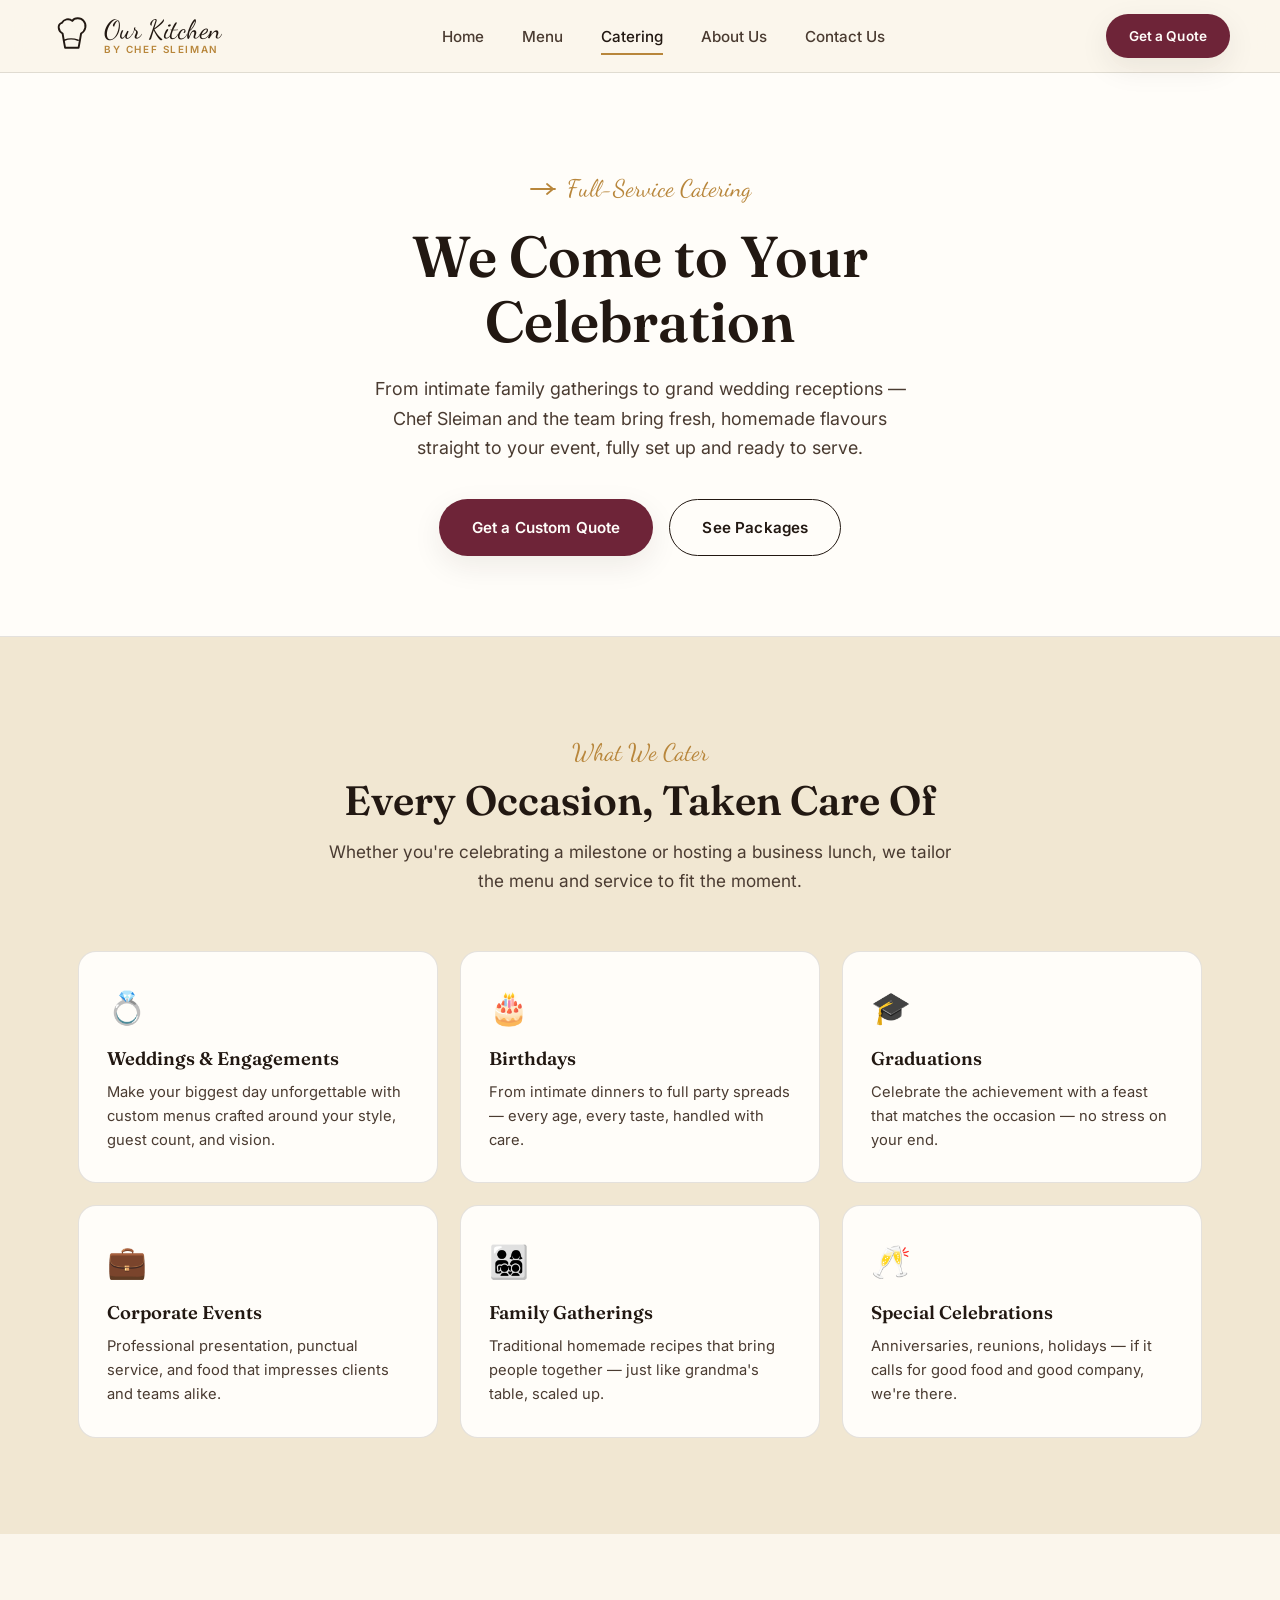
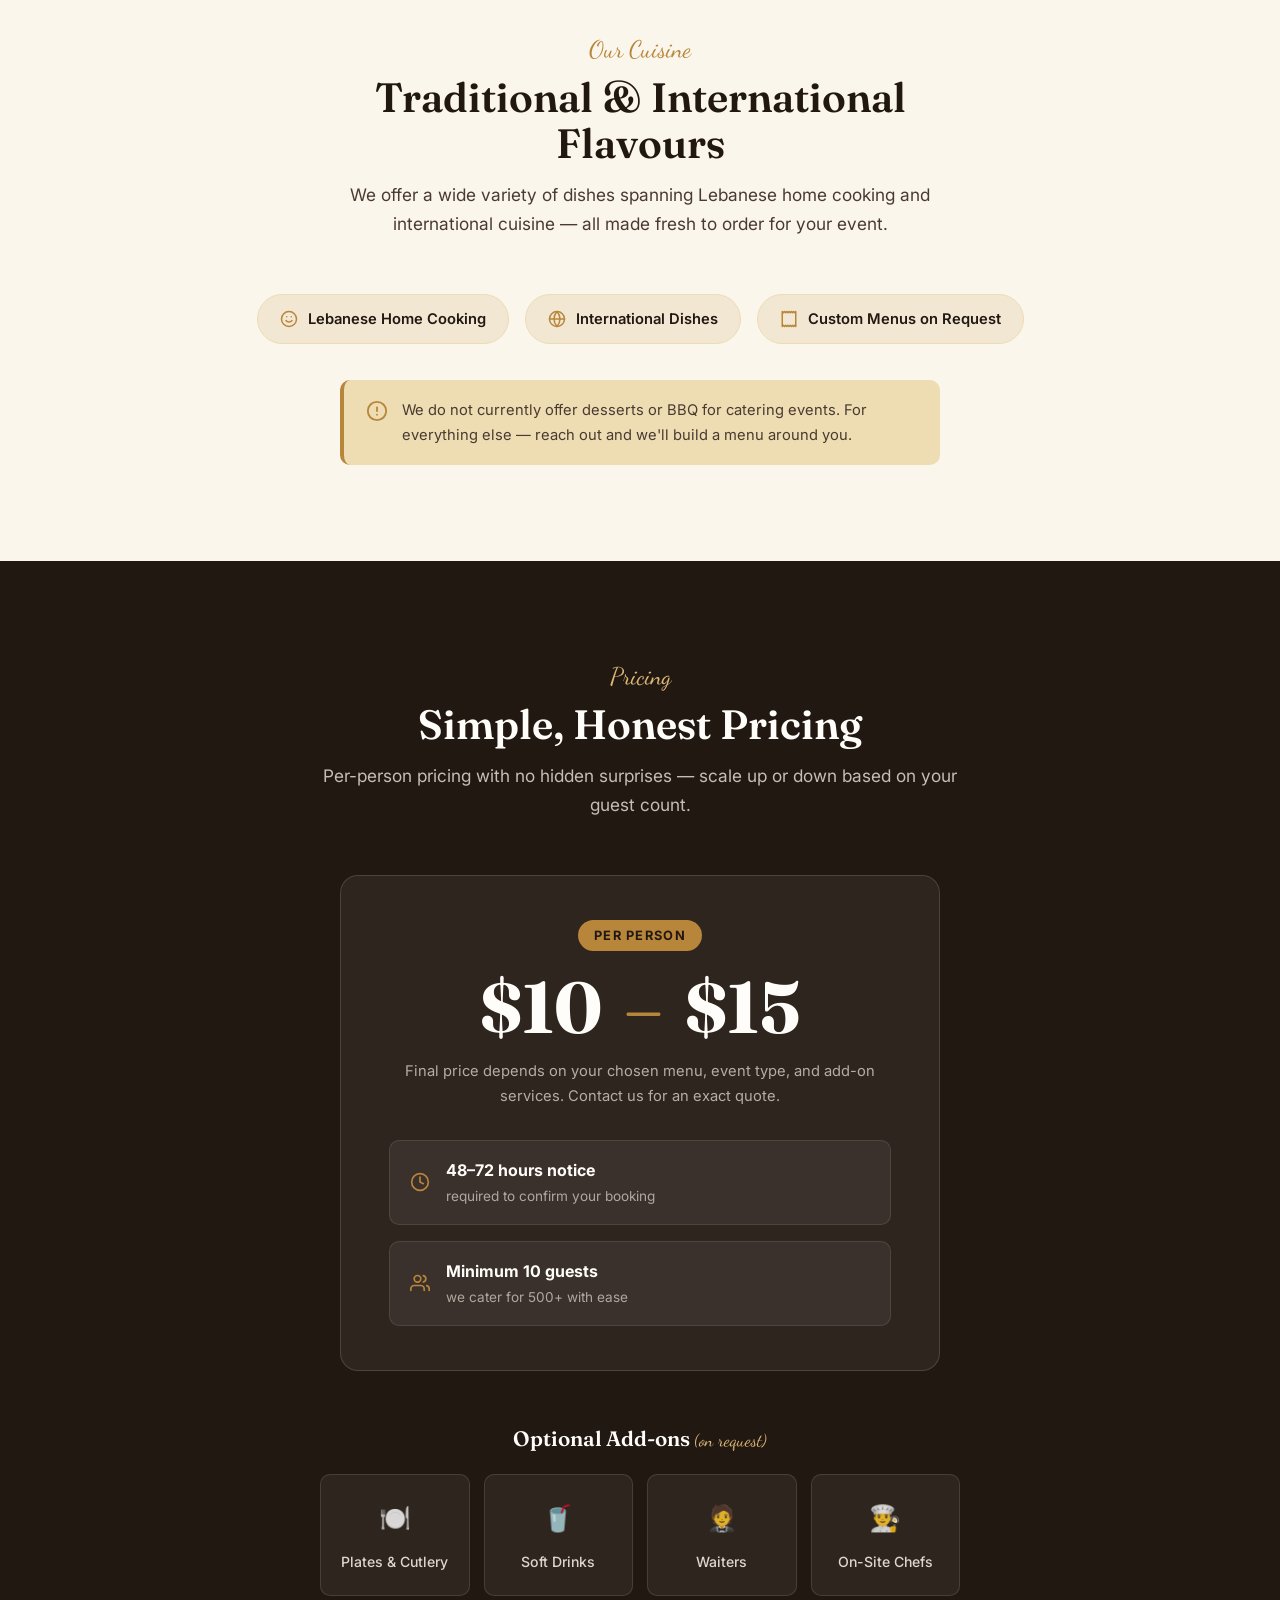
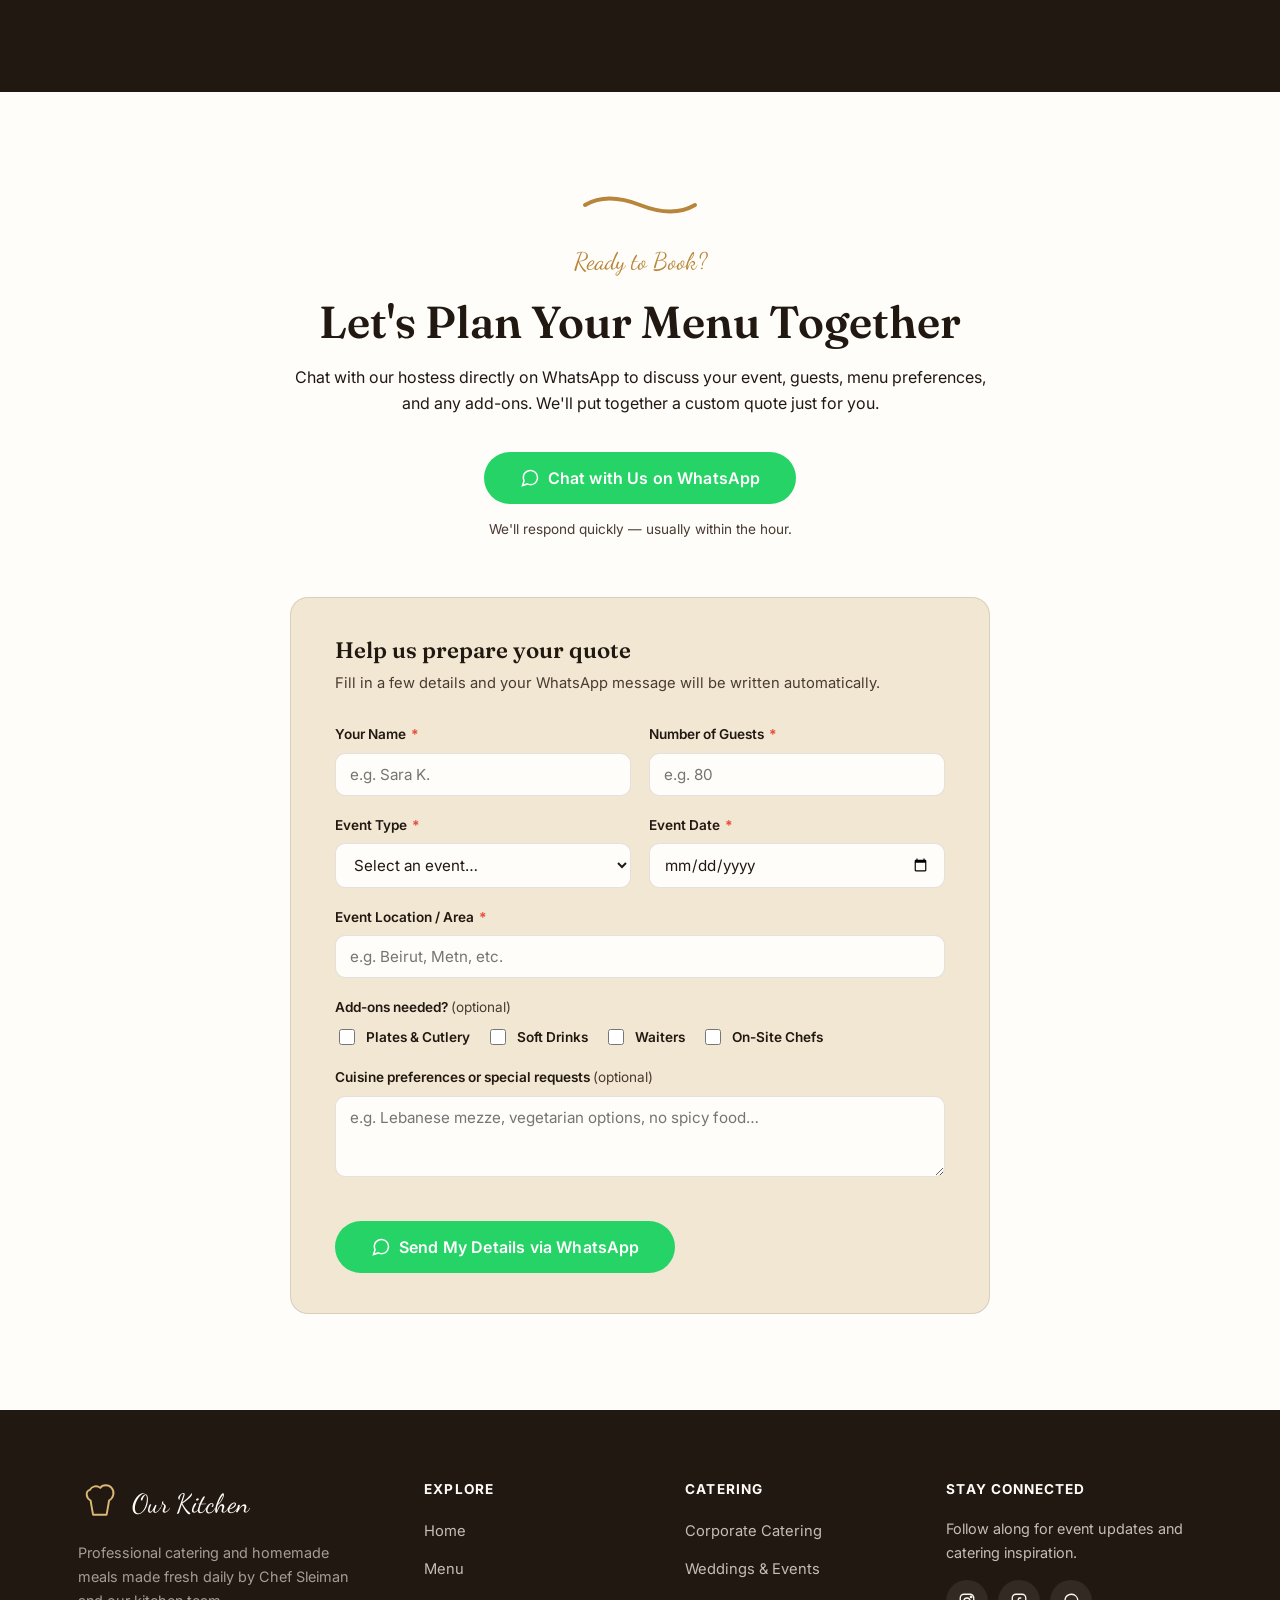
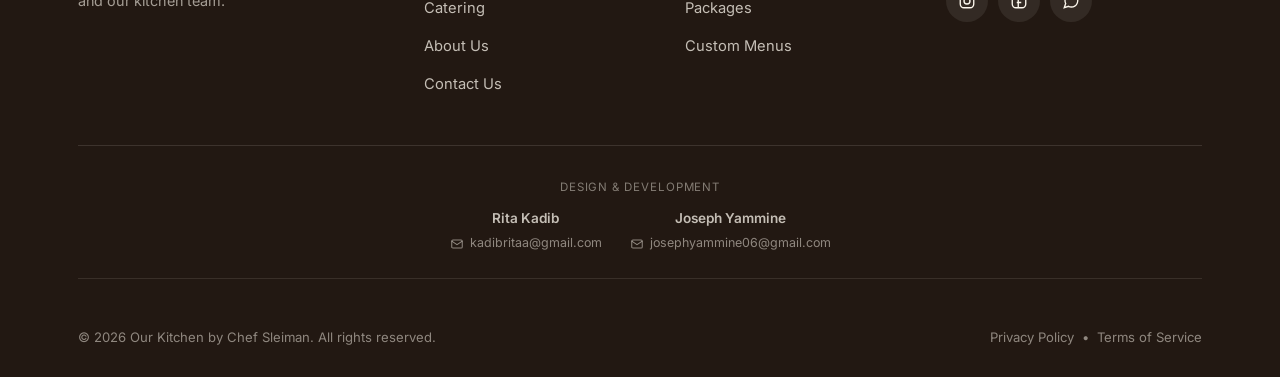
<file: catering.html>
<!DOCTYPE html>
<html lang="en">
<head>
<meta charset="UTF-8">
<meta name="viewport" content="width=device-width, initial-scale=1.0">
<title>Catering Services | Our Kitchen by Chef Sleiman</title>
<meta name="description" content="Professional catering services for corporate events, weddings, and celebrations. Full-service catering by Chef Sleiman with custom menus and complete setup.">
<link rel="preconnect" href="https://fonts.googleapis.com">
<link rel="preconnect" href="https://fonts.gstatic.com" crossorigin>
<link href="https://fonts.googleapis.com/css2?family=Fraunces:ital,wght@0,500;0,600;0,700;1,500&family=Dancing+Script:wght@600;700&family=Inter:wght@400;500;600;700&display=swap" rel="stylesheet">
<link rel="stylesheet" href="styles.css">
</head>
<body>

<!-- ============================= HEADER ============================= -->
<header class="site-header" id="siteHeader">
  <div class="container nav">
    <a href="index.html" class="brand">
      <svg class="brand-icon" viewBox="0 0 100 90" fill="none" xmlns="http://www.w3.org/2000/svg" aria-hidden="true">
        <path d="M28 14C33 5 45 2 53 9c5-8 20-9 27 0 8 9 5 24-6 30-2 12-4 24-6 34H36c-2-10-4-22-6-34-11-6-13-21-2-25z" stroke="currentColor" stroke-width="4.5" stroke-linecap="round" stroke-linejoin="round"/>
        <path d="M34 55c10-4 22-4 33 0" stroke="currentColor" stroke-width="3.5" stroke-linecap="round"/>
      </svg>
      <span class="brand-text">
        <span class="brand-name">Our Kitchen</span>
        <span class="brand-sub">By Chef Sleiman</span>
      </span>
    </a>

    <nav class="nav-links" id="navLinks">
      <a href="index.html">Home</a>
      <a href="menu.html">Menu</a>
      <a href="catering.html" class="is-active">Catering</a>
      <a href="about.html">About Us</a>
      <a href="contact.html">Contact Us</a>
    </nav>

    <div class="nav-cta">
      <a href="contact.html" class="btn btn-primary btn-sm">Get a Quote</a>
      <button class="nav-toggle" id="navToggle" aria-label="Toggle menu" aria-expanded="false">
        <span></span><span></span><span></span>
      </button>
    </div>
  </div>
</header>


<!-- ============================= CATERING HERO ============================= -->
<section class="catering-hero">
  <div class="container">
    <div class="catering-hero-inner reveal">
      <span class="eyebrow">
        <svg width="28" height="12" viewBox="0 0 28 12" aria-hidden="true"><path d="M2 6h24M18 1l6 5-6 5" stroke="currentColor" stroke-width="1.8" stroke-linecap="round" stroke-linejoin="round" fill="none"/></svg>
        Full-Service Catering
      </span>
      <h1>We Come to&nbsp;Your Celebration</h1>
      <p>From intimate family gatherings to grand wedding receptions — Chef Sleiman and the team bring fresh, homemade flavours straight to your event, fully set up and ready to serve.</p>
      <div class="hero-actions" style="justify-content:center; margin-top:36px;">
        <a href="#cta" class="btn btn-primary">Get a Custom Quote</a>
        <a href="#packages" class="btn btn-outline">See Packages</a>
      </div>
    </div>
  </div>
</section>

<!-- ============================= EVENTS ============================= -->
<section class="section section--cream-dark" id="corporate">
  <div class="container">
    <div class="section-head reveal">
      <span class="eyebrow">What We Cater</span>
      <h2>Every Occasion, Taken Care Of</h2>
      <p>Whether you're celebrating a milestone or hosting a business lunch, we tailor the menu and service to fit the moment.</p>
    </div>
    <div class="events-grid reveal">
      <div class="event-card" id="weddings">
        <div class="event-icon">💍</div>
        <h3>Weddings &amp; Engagements</h3>
        <p>Make your biggest day unforgettable with custom menus crafted around your style, guest count, and vision.</p>
      </div>
      <div class="event-card">
        <div class="event-icon">🎂</div>
        <h3>Birthdays</h3>
        <p>From intimate dinners to full party spreads — every age, every taste, handled with care.</p>
      </div>
      <div class="event-card" id="graduations">
        <div class="event-icon">🎓</div>
        <h3>Graduations</h3>
        <p>Celebrate the achievement with a feast that matches the occasion — no stress on your end.</p>
      </div>
      <div class="event-card">
        <div class="event-icon">💼</div>
        <h3>Corporate Events</h3>
        <p>Professional presentation, punctual service, and food that impresses clients and teams alike.</p>
      </div>
      <div class="event-card">
        <div class="event-icon">👨‍👩‍👧‍👦</div>
        <h3>Family Gatherings</h3>
        <p>Traditional homemade recipes that bring people together — just like grandma's table, scaled up.</p>
      </div>
      <div class="event-card">
        <div class="event-icon">🥂</div>
        <h3>Special Celebrations</h3>
        <p>Anniversaries, reunions, holidays — if it calls for good food and good company, we're there.</p>
      </div>
    </div>
  </div>
</section>

<!-- ============================= CUISINE ============================= -->
<section class="section" id="menus">
  <div class="container">
    <div class="section-head reveal">
      <span class="eyebrow">Our Cuisine</span>
      <h2>Traditional &amp; International Flavours</h2>
      <p>We offer a wide variety of dishes spanning Lebanese home cooking and international cuisine — all made fresh to order for your event.</p>
    </div>
    <div class="cuisine-highlights reveal">
      <div class="cuisine-pill">
        <svg width="18" height="18" viewBox="0 0 24 24" fill="none" stroke="currentColor" stroke-width="2" stroke-linecap="round" stroke-linejoin="round" aria-hidden="true"><path d="M12 2C6.48 2 2 6.48 2 12s4.48 10 10 10 10-4.48 10-10S17.52 2 12 2z"/><path d="M8 14s1.5 2 4 2 4-2 4-2"/><line x1="9" y1="9" x2="9.01" y2="9"/><line x1="15" y1="9" x2="15.01" y2="9"/></svg>
        Lebanese Home Cooking
      </div>
      <div class="cuisine-pill">
        <svg width="18" height="18" viewBox="0 0 24 24" fill="none" stroke="currentColor" stroke-width="2" stroke-linecap="round" stroke-linejoin="round" aria-hidden="true"><circle cx="12" cy="12" r="10"/><line x1="2" y1="12" x2="22" y2="12"/><path d="M12 2a15.3 15.3 0 0 1 4 10 15.3 15.3 0 0 1-4 10 15.3 15.3 0 0 1-4-10 15.3 15.3 0 0 1 4-10z"/></svg>
        International Dishes
      </div>
      <div class="cuisine-pill">
        <svg width="18" height="18" viewBox="0 0 24 24" fill="none" stroke="currentColor" stroke-width="2" stroke-linecap="round" stroke-linejoin="round" aria-hidden="true"><path d="M3 2l1.5 1.5L6 2l1.5 1.5L9 2l1.5 1.5L12 2l1.5 1.5L15 2l1.5 1.5L18 2l1.5 1.5L21 2v20l-1.5-1.5L18 22l-1.5-1.5L15 22l-1.5-1.5L12 22l-1.5-1.5L9 22l-1.5-1.5L6 22l-1.5-1.5L3 22V2z"/></svg>
        Custom Menus on Request
      </div>
    </div>
    <div class="cuisine-note reveal">
      <div class="cuisine-note-inner">
        <svg width="22" height="22" viewBox="0 0 24 24" fill="none" stroke="currentColor" stroke-width="2" stroke-linecap="round" stroke-linejoin="round" aria-hidden="true"><circle cx="12" cy="12" r="10"/><line x1="12" y1="8" x2="12" y2="12"/><line x1="12" y1="16" x2="12.01" y2="16"/></svg>
        <p>We do not currently offer desserts or BBQ for catering events. For everything else — reach out and we'll build a menu around you.</p>
      </div>
    </div>
  </div>
</section>

<!-- ============================= PACKAGES ============================= -->
<section class="section section--charcoal" id="packages">
  <div class="container">
    <div class="section-head reveal">
      <span class="eyebrow" style="color: var(--gold-light);">Pricing</span>
      <h2>Simple, Honest Pricing</h2>
      <p>Per-person pricing with no hidden surprises — scale up or down based on your guest count.</p>
    </div>
    <div class="pricing-card reveal">
      <div class="pricing-badge">Per Person</div>
      <div class="pricing-range">$10 <span class="pricing-sep">–</span> $15</div>
      <p class="pricing-note">Final price depends on your chosen menu, event type, and add-on services. Contact us for an exact quote.</p>
      <div class="pricing-rules">
        <div class="pricing-rule">
          <svg width="20" height="20" viewBox="0 0 24 24" fill="none" stroke="currentColor" stroke-width="2" stroke-linecap="round" stroke-linejoin="round" aria-hidden="true"><circle cx="12" cy="12" r="10"/><polyline points="12 6 12 12 16 14"/></svg>
          <div>
            <strong>48–72 hours notice</strong>
            <span>required to confirm your booking</span>
          </div>
        </div>
        <div class="pricing-rule">
          <svg width="20" height="20" viewBox="0 0 24 24" fill="none" stroke="currentColor" stroke-width="2" stroke-linecap="round" stroke-linejoin="round" aria-hidden="true"><path d="M17 21v-2a4 4 0 0 0-4-4H5a4 4 0 0 0-4 4v2"/><circle cx="9" cy="7" r="4"/><path d="M23 21v-2a4 4 0 0 0-3-3.87"/><path d="M16 3.13a4 4 0 0 1 0 7.75"/></svg>
          <div>
            <strong>Minimum 10 guests</strong>
            <span>we cater for 500+ with ease</span>
          </div>
        </div>
      </div>
    </div>

    <div class="addons-section reveal" id="menus">
      <h3 class="addons-title">Optional Add-ons <span style="font-family:var(--font-script); font-weight:400; font-size:1.1rem; color:var(--gold-light);">(on request)</span></h3>
      <div class="addons-grid">
        <div class="addon-tile">
          <span class="addon-tile-icon">🍽️</span>
          <span>Plates &amp; Cutlery</span>
        </div>
        <div class="addon-tile">
          <span class="addon-tile-icon">🥤</span>
          <span>Soft Drinks</span>
        </div>
        <div class="addon-tile">
          <span class="addon-tile-icon">🤵</span>
          <span>Waiters</span>
        </div>
        <div class="addon-tile">
          <span class="addon-tile-icon">👨‍🍳</span>
          <span>On-Site Chefs</span>
        </div>
      </div>
    </div>
  </div>
</section>

<!-- ============================= CTA SECTION ============================= -->
<section class="section catering-cta" id="cta">
  <div class="container">
    <div class="catering-cta-inner reveal">
      <svg class="swirl-divider" viewBox="0 0 130 34" aria-hidden="true">
        <path d="M10 17 Q32 4 65 17 Q98 30 120 17"/>
      </svg>
      <span class="eyebrow">Ready to Book?</span>
      <h2>Let's Plan Your Menu Together</h2>
      <p>Chat with our hostess directly on WhatsApp to discuss your event, guests, menu preferences, and any add-ons. We'll put together a custom quote just for you.</p>
      
      <!-- Centered generic inquiry button -->
      <button class="btn catering-whatsapp-btn" id="cateringWhatsappBtn" style="display: flex; margin: 36px auto 0;">
        <svg viewBox="0 0 24 24" fill="none" stroke="currentColor" stroke-width="1.8" aria-hidden="true"><path d="M21 11.5a8.38 8.38 0 01-.9 3.8 8.5 8.5 0 01-7.6 4.7 8.38 8.38 0 01-3.8-.9L3 21l1.9-5.7a8.38 8.38 0 01-.9-3.8 8.5 8.5 0 014.7-7.6 8.38 8.38 0 013.8-.9h.5a8.48 8.48 0 018 8v.5z"/></svg>
        Chat with Us on WhatsApp
      </button>
      <p class="cta-sub">We'll respond quickly — usually within the hour.</p>

      <!-- Smart message builder -->
      <div class="cta-form reveal" id="ctaForm">
        <h4>Help us prepare your quote</h4>
        <p class="cta-form-sub">Fill in a few details and your WhatsApp message will be written automatically.</p>
        
        <div class="cta-form-grid">
          <div class="cta-field">
            <label for="ctaName">Your Name <span class="required-asterisk">*</span></label>
            <input type="text" id="ctaName" placeholder="e.g. Sara K.">
          </div>
          <div class="cta-field">
            <label for="ctaGuests">Number of Guests <span class="required-asterisk">*</span></label>
            <input type="number" id="ctaGuests" placeholder="e.g. 80" min="10">
          </div>
          <div class="cta-field">
            <label for="ctaEvent">Event Type <span class="required-asterisk">*</span></label>
            <select id="ctaEvent">
              <option value="">Select an event…</option>
              <option>Wedding</option>
              <option>Engagement</option>
              <option>Birthday</option>
              <option>Corporate Event</option>
              <option>Graduation</option>
              <option>Family Gathering</option>
              <option>Other</option>
            </select>
          </div>
          <div class="cta-field">
            <label for="ctaDate">Event Date <span class="required-asterisk">*</span></label>
            <input type="date" id="ctaDate">
          </div>
          <div class="cta-field cta-field--full">
            <label for="ctaLocation">Event Location / Area <span class="required-asterisk">*</span></label>
            <input type="text" id="ctaLocation" placeholder="e.g. Beirut, Metn, etc.">
          </div>
          <div class="cta-field cta-field--full">
            <label>Add-ons needed? <span style="color:var(--charcoal-soft); font-weight:400;">(optional)</span></label>
            <div class="cta-addons">
              <label class="cta-addon-check"><input type="checkbox" value="Plates & Cutlery"> Plates &amp; Cutlery</label>
              <label class="cta-addon-check"><input type="checkbox" value="Soft Drinks"> Soft Drinks</label>
              <label class="cta-addon-check"><input type="checkbox" value="Waiters"> Waiters</label>
              <label class="cta-addon-check"><input type="checkbox" value="On-Site Chefs"> On-Site Chefs</label>
            </div>
          </div>
          <div class="cta-field cta-field--full">
            <label for="ctaNote">Cuisine preferences or special requests <span style="color:var(--charcoal-soft); font-weight:400;">(optional)</span></label>
            <textarea id="ctaNote" rows="3" placeholder="e.g. Lebanese mezze, vegetarian options, no spicy food…"></textarea>
          </div>
        </div>

        <!-- Inline error banner (replaces alert pop-up) -->
        <div id="ctaFormError" class="cta-form-error" role="alert"></div>

        <button class="btn catering-whatsapp-btn" id="ctaFormWhatsappBtn" style="margin-top:16px;">
          <svg viewBox="0 0 24 24" fill="none" stroke="currentColor" stroke-width="1.8" aria-hidden="true"><path d="M21 11.5a8.38 8.38 0 01-.9 3.8 8.5 8.5 0 01-7.6 4.7 8.38 8.38 0 01-3.8-.9L3 21l1.9-5.7a8.38 8.38 0 01-.9-3.8 8.5 8.5 0 014.7-7.6 8.38 8.38 0 013.8-.9h.5a8.48 8.48 0 018 8v.5z"/></svg>
          Send My Details via WhatsApp
        </button>
      </div>
    </div>
  </div>
</section>

<!-- ============================= FOOTER ============================= -->
<footer class="site-footer">
  <div class="container">
    <div class="footer-grid">
      <div class="footer-brand">
        <a href="index.html" class="brand">
          <svg class="brand-icon" viewBox="0 0 100 90" fill="none" xmlns="http://www.w3.org/2000/svg" aria-hidden="true">
            <path d="M28 14C33 5 45 2 53 9c5-8 20-9 27 0 8 9 5 24-6 30-2 12-4 24-6 34H36c-2-10-4-22-6-34-11-6-13-21-2-25z" stroke="currentColor" stroke-width="4.5" stroke-linecap="round" stroke-linejoin="round"/>
          </svg>
          <span class="brand-name">Our Kitchen</span>
        </a>
        <p>Professional catering and homemade meals made fresh daily by Chef Sleiman and our kitchen team.</p>
      </div>
      <div class="footer-col">
        <h4>Explore</h4>
        <ul>
          <li><a href="index.html">Home</a></li>
          <li><a href="menu.html">Menu</a></li>
          <li><a href="catering.html">Catering</a></li>
          <li><a href="about.html">About Us</a></li>
          <li><a href="contact.html">Contact Us</a></li>
        </ul>
      </div>
      <div class="footer-col">
        <h4>Catering</h4>
        <ul>
          <li><a href="#corporate">Corporate Catering</a></li>
          <li><a href="#weddings">Weddings &amp; Events</a></li>
          <li><a href="#packages">Packages</a></li>
          <li><a href="#menus">Custom Menus</a></li>
        </ul>
      </div>
      <div class="footer-col">
        <h4>Stay Connected</h4>
        <p style="font-size:0.9rem; margin-bottom:16px;">Follow along for event updates and catering inspiration.</p>
        <div class="footer-social">
          <a href="https://share.google/M2lqtoR057gyr1RXz" class="social-icon" aria-label="Instagram"><svg viewBox="0 0 24 24" fill="none" stroke="currentColor" stroke-width="1.8"><rect x="3" y="3" width="18" height="18" rx="5"/><circle cx="12" cy="12" r="4"/><circle cx="17.5" cy="6.5" r="1"/></svg></a>
          <a href="https://www.facebook.com/p/Our-kitchen-100064473652823/" class="social-icon" aria-label="Facebook"><svg viewBox="0 0 24 24" fill="none" stroke="currentColor" stroke-width="1.8"><path d="M15 8h-2a2 2 0 00-2 2v10M9 14h6"/><path d="M15 3H8a5 5 0 00-5 5v8a5 5 0 005 5h8a5 5 0 005-5V8a5 5 0 00-5-5z"/></svg></a>
          <a href="https://api.whatsapp.com/send/?phone=96103445329&text=Hello%21+I%27d+like+to+inquire+about+your+services.+Could+you+share+more+details%3F+Thank+you%21&type=phone_number&app_absent=0" class="social-icon" aria-label="WhatsApp"><svg viewBox="0 0 24 24" fill="none" stroke="currentColor" stroke-width="1.8"><path d="M21 11.5a8.38 8.38 0 01-.9 3.8 8.5 8.5 0 01-7.6 4.7 8.38 8.38 0 01-3.8-.9L3 21l1.9-5.7a8.38 8.38 0 01-.9-3.8 8.5 8.5 0 014.7-7.6 8.38 8.38 0 013.8-.9h.5a8.48 8.48 0 018 8v.5z"/></svg></a>
        </div>
      </div>
    </div>
    <div class="footer-credits">
      <span class="footer-credits-label">Design &amp; Development</span>
      <div class="footer-credits-people">
        <div class="footer-credit-person">
          <span class="footer-credit-name">Rita Kadib</span>
          <a href="mailto:kadibritaa@gmail.com" class="footer-credit-email">
            <svg viewBox="0 0 24 24" fill="none" stroke="currentColor" stroke-width="1.8" aria-hidden="true"><rect x="3" y="5" width="18" height="14" rx="2"/><path d="M3 7l9 6 9-6"/></svg>
            kadibritaa@gmail.com
          </a>
        </div>
        <div class="footer-credit-person">
          <span class="footer-credit-name">Joseph Yammine</span>
          <a href="mailto:josephyammine06@gmail.com" class="footer-credit-email">
            <svg viewBox="0 0 24 24" fill="none" stroke="currentColor" stroke-width="1.8" aria-hidden="true"><rect x="3" y="5" width="18" height="14" rx="2"/><path d="M3 7l9 6 9-6"/></svg>
            josephyammine06@gmail.com
          </a>
        </div>
      </div>
    </div>
    <div class="footer-bottom">
      <span>© 2026 Our Kitchen by Chef Sleiman. All rights reserved.</span>
      <span><a href="contact.html">Privacy Policy</a> &nbsp;•&nbsp; <a href="contact.html">Terms of Service</a></span>
    </div>
  </div>
</footer>

<script src="script.js"></script>
</file>
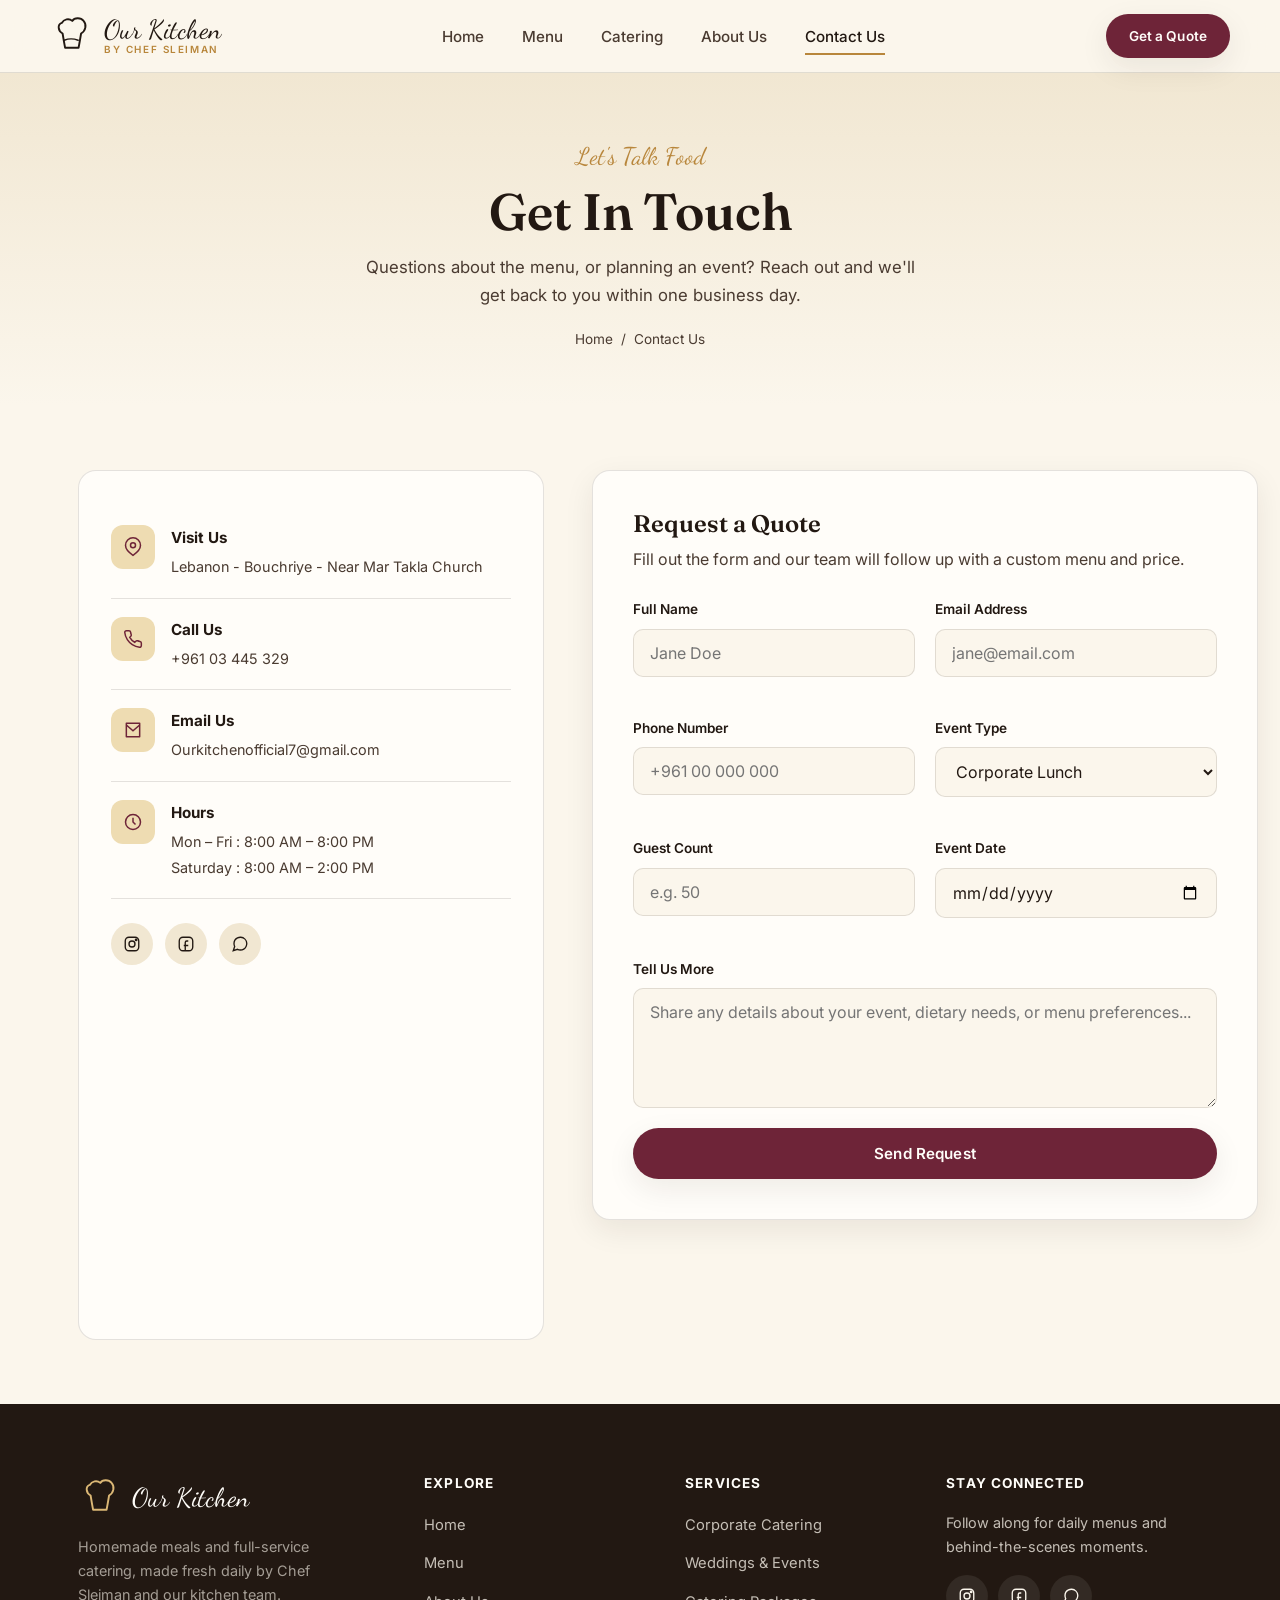
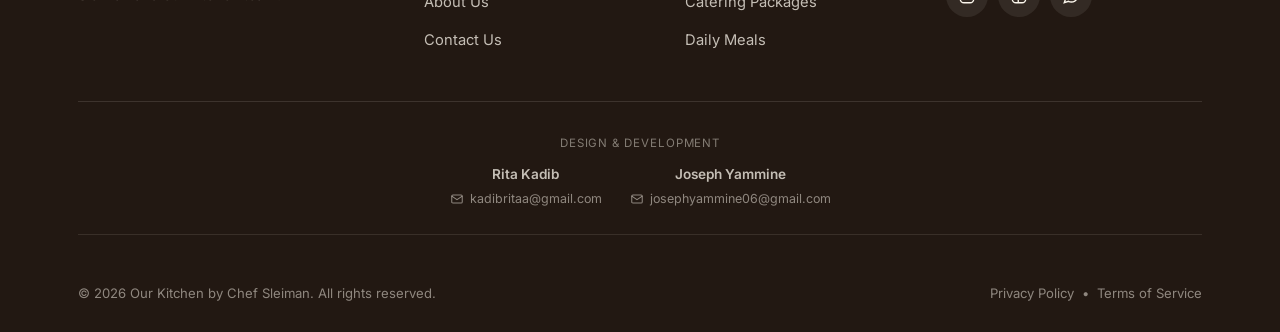
<file: contact.html>
<!DOCTYPE html>
<html lang="en">
<head>
<meta charset="UTF-8">
<meta name="viewport" content="width=device-width, initial-scale=1.0">
<title>Contact Us | Our Kitchen by Chef Sleiman</title>
<meta name="description" content="Get in touch with Our Kitchen by Chef Sleiman to request a catering quote or ask a question about our menu.">
<link rel="preconnect" href="https://fonts.googleapis.com">
<link rel="preconnect" href="https://fonts.gstatic.com" crossorigin>
<link href="https://fonts.googleapis.com/css2?family=Fraunces:ital,wght@0,500;0,600;0,700;1,500&family=Dancing+Script:wght@600;700&family=Inter:wght@400;500;600;700&display=swap" rel="stylesheet">
<link rel="stylesheet" href="styles.css">
</head>
<body>

<!-- ============================= HEADER ============================= -->
<header class="site-header" id="siteHeader">
  <div class="container nav">
    <a href="index.html" class="brand">
      <svg class="brand-icon" viewBox="0 0 100 90" fill="none" xmlns="http://www.w3.org/2000/svg" aria-hidden="true">
        <path d="M28 14C33 5 45 2 53 9c5-8 20-9 27 0 8 9 5 24-6 30-2 12-4 24-6 34H36c-2-10-4-22-6-34-11-6-13-21-2-25z" stroke="currentColor" stroke-width="4.5" stroke-linecap="round" stroke-linejoin="round"/>
        <path d="M34 55c10-4 22-4 33 0" stroke="currentColor" stroke-width="3.5" stroke-linecap="round"/>
      </svg>
      <span class="brand-text">
        <span class="brand-name">Our Kitchen</span>
        <span class="brand-sub">By Chef Sleiman</span>
      </span>
    </a>
    <nav class="nav-links" id="navLinks">
      <a href="index.html">Home</a>
      <a href="menu.html">Menu</a>
      <a href="catering.html">Catering</a>
      <a href="about.html">About Us</a>
      <a href="contact.html" class="is-active">Contact Us</a>
    </nav>
    <div class="nav-cta">
      <a href="contact.html" class="btn btn-primary btn-sm">Get a Quote</a>
      <button class="nav-toggle" id="navToggle" aria-label="Toggle menu" aria-expanded="false">
        <span></span><span></span><span></span>
      </button>
    </div>
  </div>
</header>

<!-- ============================= PAGE HERO ============================= -->
<section class="page-hero">
  <div class="container">
    <span class="eyebrow" style="justify-content:center;">Let's Talk Food</span>
    <h1>Get In Touch</h1>
    <p>Questions about the menu, or planning an event? Reach out and we'll get back to you within one business day.</p>
    <div class="breadcrumb"><a href="index.html">Home</a><span>/</span><span>Contact Us</span></div>
  </div>
</section>

<!-- ============================= CONTACT CONTENT ============================= -->
<section class="section section--tight">
  <div class="container">
    <div class="contact-grid">

      <!-- Contact info -->
      <div class="contact-info-card reveal">
        <div class="contact-info-item">
          <div class="icon"><svg viewBox="0 0 24 24" fill="none" stroke="currentColor" stroke-width="1.8"><path d="M21 10c0 6-9 12-9 12S3 16 3 10a9 9 0 0118 0z"/><circle cx="12" cy="10" r="3"/></svg></div>
          <div><strong>Visit Us</strong><span>Lebanon - Bouchriye - Near Mar Takla Church</span></div>
        </div>
        <div class="contact-info-item">
          <div class="icon"><svg viewBox="0 0 24 24" fill="none" stroke="currentColor" stroke-width="1.8"><path d="M22 16.92v3a2 2 0 01-2.18 2 19.79 19.79 0 01-8.63-3.07 19.5 19.5 0 01-6-6 19.79 19.79 0 01-3.07-8.67A2 2 0 014.11 2h3a2 2 0 012 1.72c.13.96.37 1.9.72 2.81a2 2 0 01-.45 2.11L8.09 9.91a16 16 0 006 6l1.27-1.27a2 2 0 012.11-.45c.9.35 1.85.59 2.81.72A2 2 0 0122 16.92z"/></svg></div>
          <div><strong>Call Us</strong><span>+961 03 445 329</span></div>
        </div>
        <div class="contact-info-item">
          <div class="icon"><svg viewBox="0 0 24 24" fill="none" stroke="currentColor" stroke-width="1.8"><path d="M4 4h16v16H4z" stroke-linejoin="round"/><path d="M4 6l8 7 8-7"/></svg></div>
          <div><strong>Email Us</strong><span>Ourkitchenofficial7@gmail.com</span></div>
        </div>
        <div class="contact-info-item">
          <div class="icon"><svg viewBox="0 0 24 24" fill="none" stroke="currentColor" stroke-width="1.8"><circle cx="12" cy="12" r="9"/><path d="M12 7v5l3 3"/></svg></div>
          <div><strong>Hours</strong>
              <span>Mon – Fri : 8:00 AM – 8:00 PM</span> <br>
              <span>Saturday : 8:00 AM – 2:00 PM</span></div>
        </div>

        <div class="social-row">
          <a href="https://share.google/M2lqtoR057gyr1RXz" class="social-icon" aria-label="Instagram"><svg viewBox="0 0 24 24" fill="none" stroke="currentColor" stroke-width="1.8"><rect x="3" y="3" width="18" height="18" rx="5"/><circle cx="12" cy="12" r="4"/><circle cx="17.5" cy="6.5" r="1"/></svg></a>
          <a href="https://www.facebook.com/p/Our-kitchen-100064473652823/" class="social-icon" aria-label="Facebook"><svg viewBox="0 0 24 24" fill="none" stroke="currentColor" stroke-width="1.8"><path d="M15 8h-2a2 2 0 00-2 2v10M9 14h6"/><path d="M15 3H8a5 5 0 00-5 5v8a5 5 0 005 5h8a5 5 0 005-5V8a5 5 0 00-5-5z"/></svg></a>
          <a href="https://api.whatsapp.com/send/?phone=96103445329&text=Hello%21+I%27d+like+to+inquire+about+your+services.+Could+you+share+more+details%3F+Thank+you%21&type=phone_number&app_absent=0" class="social-icon" aria-label="WhatsApp"><svg viewBox="0 0 24 24" fill="none" stroke="currentColor" stroke-width="1.8"><path d="M21 11.5a8.38 8.38 0 01-.9 3.8 8.5 8.5 0 01-7.6 4.7 8.38 8.38 0 01-3.8-.9L3 21l1.9-5.7a8.38 8.38 0 01-.9-3.8 8.5 8.5 0 014.7-7.6 8.38 8.38 0 013.8-.9h.5a8.48 8.48 0 018 8v.5z"/></svg></a>
        </div>

        <iframe src="https://www.google.com/maps/embed?pb=!1m14!1m8!1m3!1d828.0243362805895!2d35.557458!3d33.8871467!3m2!1i1024!2i768!4f13.1!3m3!1m2!1s0x151f17003852edab%3A0xbe169234f8173d28!2s3abbe%20El%20Ras!5e0!3m2!1sen!2slb!4v1784808196479!5m2!1sen!2slb" width="400" height="300" style="border:0; margin-top: 30px;" allowfullscreen="" loading="lazy" referrerpolicy="strict-origin-when-cross-origin"></iframe>

      </div>

      <!-- Contact form -->
      <div class="contact-form-card reveal">
        <h2 style="margin-bottom:8px;">Request a Quote</h2>
        <p style="color:var(--charcoal-soft); margin-bottom:26px;">Fill out the form and our team will follow up with a custom menu and price.</p>

        <div class="form-success" id="formSuccess">
          <svg width="20" height="20" viewBox="0 0 24 24" fill="none" stroke="currentColor" stroke-width="2"><path d="M5 13l4 4L19 7"/></svg>
          <span>Thanks! Your request has been received — we'll be in touch shortly.</span>
        </div>

        <form id="contactForm">
          <div class="form-grid">
            <div class="form-group">
              <label for="fullName">Full Name</label>
              <input type="text" id="fullName" name="fullName" placeholder="Jane Doe" required>
            </div>
            <div class="form-group">
              <label for="email">Email Address</label>
              <input type="email" id="email" name="email" placeholder="jane@email.com" required>
            </div>
            <div class="form-group">
              <label for="phone">Phone Number</label>
              <input type="tel" id="phone" name="phone" placeholder="+961 00 000 000" required>
            </div>
            <div class="form-group">
              <label for="eventType">Event Type</label>
              <select id="eventType" name="eventType">
                <option>Corporate Lunch</option>
                <option>Wedding</option>
                <option>Private Party</option>
                <option>Daily Meal Order</option>
                <option>Other</option>
              </select>
            </div>
            <div class="form-group">
              <label for="guestCount">Guest Count</label>
              <input type="number" id="guestCount" name="guestCount" placeholder="e.g. 50" min="1">
            </div>
            <div class="form-group">
              <label for="eventDate">Event Date</label>
              <input type="date" id="eventDate" name="eventDate">
            </div>
            <div class="form-group full">
              <label for="message">Tell Us More</label>
              <textarea id="message" name="message" placeholder="Share any details about your event, dietary needs, or menu preferences..."></textarea>
            </div>
          </div>
          <button type="submit" class="btn btn-primary" style="width:100%;">Send Request</button>
        </form>
      </div>
    </div>
  </div>
</section>

<!-- ============================= FOOTER ============================= -->
<footer class="site-footer">
  <div class="container">
    <div class="footer-grid">
      <div class="footer-brand">
        <a href="index.html" class="brand">
          <svg class="brand-icon" viewBox="0 0 100 90" fill="none" xmlns="http://www.w3.org/2000/svg" aria-hidden="true">
            <path d="M28 14C33 5 45 2 53 9c5-8 20-9 27 0 8 9 5 24-6 30-2 12-4 24-6 34H36c-2-10-4-22-6-34-11-6-13-21-2-25z" stroke="currentColor" stroke-width="4.5" stroke-linecap="round" stroke-linejoin="round"/>
          </svg>
          <span class="brand-name">Our Kitchen</span>
        </a>
        <p>Homemade meals and full-service catering, made fresh daily by Chef Sleiman and our kitchen team.</p>
      </div>
      <div class="footer-col">
        <h4>Explore</h4>
        <ul>
          <li><a href="index.html">Home</a></li>
          <li><a href="menu.html">Menu</a></li>
          <li><a href="about.html">About Us</a></li>
          <li><a href="contact.html">Contact Us</a></li>
        </ul>
      </div>
      <div class="footer-col">
        <h4>Services</h4>
        <ul>
          <li><a href="index.html#services">Corporate Catering</a></li>
          <li><a href="index.html#services">Weddings &amp; Events</a></li>
          <li><a href="index.html#packages">Catering Packages</a></li>
          <li><a href="menu.html">Daily Meals</a></li>
        </ul>
      </div>
      <div class="footer-col">
        <h4>Stay Connected</h4>
        <p style="font-size:0.9rem; margin-bottom:16px;">Follow along for daily menus and behind-the-scenes moments.</p>
        <div class="footer-social">
          <a href="https://share.google/M2lqtoR057gyr1RXz" class="social-icon" aria-label="Instagram"><svg viewBox="0 0 24 24" fill="none" stroke="currentColor" stroke-width="1.8"><rect x="3" y="3" width="18" height="18" rx="5"/><circle cx="12" cy="12" r="4"/><circle cx="17.5" cy="6.5" r="1"/></svg></a>
          <a href="https://www.facebook.com/p/Our-kitchen-100064473652823/" class="social-icon" aria-label="Facebook"><svg viewBox="0 0 24 24" fill="none" stroke="currentColor" stroke-width="1.8"><path d="M15 8h-2a2 2 0 00-2 2v10M9 14h6"/><path d="M15 3H8a5 5 0 00-5 5v8a5 5 0 005 5h8a5 5 0 005-5V8a5 5 0 00-5-5z"/></svg></a>
          <a href="https://api.whatsapp.com/send/?phone=96103445329&text=Hello%21+I%27d+like+to+inquire+about+your+services.+Could+you+share+more+details%3F+Thank+you%21&type=phone_number&app_absent=0" class="social-icon" aria-label="WhatsApp"><svg viewBox="0 0 24 24" fill="none" stroke="currentColor" stroke-width="1.8"><path d="M21 11.5a8.38 8.38 0 01-.9 3.8 8.5 8.5 0 01-7.6 4.7 8.38 8.38 0 01-3.8-.9L3 21l1.9-5.7a8.38 8.38 0 01-.9-3.8 8.5 8.5 0 014.7-7.6 8.38 8.38 0 013.8-.9h.5a8.48 8.48 0 018 8v.5z"/></svg></a>
        </div>
      </div>
    </div>
    <div class="footer-credits">
      <span class="footer-credits-label">Design &amp; Development</span>
      <div class="footer-credits-people">
        <div class="footer-credit-person">
          <span class="footer-credit-name">Rita Kadib</span>
          <a href="mailto:kadibritaa@gmail.com" class="footer-credit-email">
            <svg viewBox="0 0 24 24" fill="none" stroke="currentColor" stroke-width="1.8" aria-hidden="true"><rect x="3" y="5" width="18" height="14" rx="2"/><path d="M3 7l9 6 9-6"/></svg>
            kadibritaa@gmail.com
          </a>
        </div>
        <div class="footer-credit-person">
          <span class="footer-credit-name">Joseph Yammine</span>
          <a href="mailto:josephyammine06@gmail.com" class="footer-credit-email">
            <svg viewBox="0 0 24 24" fill="none" stroke="currentColor" stroke-width="1.8" aria-hidden="true"><rect x="3" y="5" width="18" height="14" rx="2"/><path d="M3 7l9 6 9-6"/></svg>
            josephyammine06@gmail.com
          </a>
        </div>
      </div>
    </div>
    <div class="footer-bottom">
      <span>© 2026 Our Kitchen by Chef Sleiman. All rights reserved.</span>
      <span><a href="contact.html">Privacy Policy</a> &nbsp;•&nbsp; <a href="contact.html">Terms of Service</a></span>
    </div>
  </div>
</footer>

<script src="script.js"></script>
</body>
</html>
</file>
<file: styles.css>
/* ==========================================================================
   OUR KITCHEN — by Chef Sleiman
   Stylesheet
   Palette: warm cream, espresso charcoal, brass gold, deep burgundy
   Display: 'Fraunces' | Script accent: 'Dancing Script' | Body: 'Inter'
   ========================================================================== */

:root {
  /* --- Color tokens --- */
  --cream:        #FBF6EC;
  --cream-dark:   #F1E7D2;
  --paper:        #FFFDF9;
  --charcoal:     #221812;
  --charcoal-soft:#4A3B31;
  --gold:         #B8863B;
  --gold-light:   #DCB876;
  --gold-pale:    #EEDCB2;
  --burgundy:     #6E2438;
  --burgundy-dark:#511A29;
  --line:         rgba(34, 24, 18, 0.12);
  --shadow-soft:  0 10px 30px rgba(34, 24, 18, 0.08);
  --shadow-lift:  0 18px 44px rgba(34, 24, 18, 0.16);

  /* --- Type --- */
  --font-display: 'Fraunces', 'Georgia', serif;
  --font-script:  'Dancing Script', cursive;
  --font-body:    'Inter', -apple-system, sans-serif;

  /* --- Layout --- */
  --container: 1180px;
  --radius-sm: 10px;
  --radius-md: 18px;
  --radius-lg: 30px;
  --radius-pill: 999px;

  /* --- Motion --- */
  --ease: cubic-bezier(.22,.9,.32,1);
}

/* ==========================================================================
   Reset
   ========================================================================== */
*, *::before, *::after { box-sizing: border-box; }
html { scroll-behavior: smooth; }
body {
  margin: 0;
  background: var(--cream);
  color: var(--charcoal);
  font-family: var(--font-body);
  font-size: 16px;
  line-height: 1.65;
  -webkit-font-smoothing: antialiased;
}
img { max-width: 100%; display: block; }
a { color: inherit; text-decoration: none; }
ul { list-style: none; margin: 0; padding: 0; }
button { font-family: inherit; cursor: pointer; }
h1, h2, h3, h4 {
  font-family: var(--font-display);
  color: var(--charcoal);
  margin: 0;
  line-height: 1.12;
  font-weight: 600;
}
p { margin: 0; }
input, textarea, select {
  font-family: inherit;
  font-size: 1rem;
}

@media (prefers-reduced-motion: reduce) {
  *, *::before, *::after {
    animation-duration: 0.01ms !important;
    animation-iteration-count: 1 !important;
    transition-duration: 0.01ms !important;
    scroll-behavior: auto !important;
  }
}

:focus-visible {
  outline: 2.5px solid var(--gold);
  outline-offset: 3px;
}

/* ==========================================================================
   Utility
   ========================================================================== */
.container {
  width: 100%;
  max-width: var(--container);
  margin: 0 auto;
  padding: 0 28px;
}
.section {
  padding: 96px 0;
}
.section--tight { padding: 64px 0; }
.section--cream-dark { background: var(--cream-dark); }
.section--charcoal { background: var(--charcoal); color: var(--cream); }
.section--charcoal h2, .section--charcoal h3 { color: var(--paper); }

.eyebrow {
  display: inline-flex;
  align-items: center;
  gap: 10px;
  font-family: var(--font-script);
  font-size: 1.5rem;
  color: var(--gold);
  margin-bottom: 6px;
}
.section-head {
  text-align: center;
  max-width: 640px;
  margin: 0 auto 56px;
}
.section-head h2 {
  font-size: clamp(2rem, 3.2vw, 2.7rem);
  margin-bottom: 14px;
}
.section-head p {
  color: var(--charcoal-soft);
  font-size: 1.08rem;
}
.section--charcoal .section-head p { color: rgba(251,246,236,0.75); }

.center { text-align: center; }
.mt-lg { margin-top: 48px; }

/* Signature swirl divider — echoes the flowing line of the chef-hat mark */
.swirl-divider {
  display: block;
  width: 130px;
  height: 34px;
  margin: 0 auto 20px;
  color: var(--gold);
}
.swirl-divider path {
  fill: none;
  stroke: currentColor;
  stroke-width: 4;
  stroke-linecap: round;
}

/* ==========================================================================
   Buttons
   ========================================================================== */
.btn {
  position: relative;
  display: inline-flex;
  align-items: center;
  justify-content: center;
  gap: 8px;
  padding: 15px 32px;
  border-radius: var(--radius-pill);
  font-weight: 600;
  font-size: 0.95rem;
  letter-spacing: 0.01em;
  border: 1.5px solid transparent;
  transition: transform .35s var(--ease), box-shadow .35s var(--ease), background .3s ease, color .3s ease, border-color .3s ease;
  overflow: hidden;
}
.btn-primary {
  background: var(--burgundy);
  color: var(--paper);
  box-shadow: var(--shadow-soft);
}
.btn-primary:hover {
  background: var(--burgundy-dark);
  transform: translateY(-3px);
  box-shadow: var(--shadow-lift);
}
.btn-outline {
  background: transparent;
  color: var(--charcoal);
  border-color: var(--charcoal);
}
.btn-outline:hover {
  background: var(--charcoal);
  color: var(--cream);
  transform: translateY(-3px);
}
.section--charcoal .btn-outline {
  color: var(--cream);
  border-color: rgba(251,246,236,0.5);
}
.section--charcoal .btn-outline:hover {
  background: var(--cream);
  color: var(--charcoal);
}
.btn-gold {
  background: var(--gold);
  color: var(--charcoal);
}
.btn-gold:hover {
  background: var(--gold-light);
  transform: translateY(-3px);
  box-shadow: var(--shadow-lift);
}
.btn-sm { padding: 10px 22px; font-size: 0.85rem; }
.hero-actions, .cta-actions { display: flex; gap: 16px; flex-wrap: wrap; }

/* ==========================================================================
   Header / Navigation
   ========================================================================== */
.site-header {
  position: sticky;
  top: 0;
  z-index: 500;
  background: rgba(251, 246, 236, 0.88);
  backdrop-filter: blur(14px) saturate(140%);
  -webkit-backdrop-filter: blur(14px) saturate(140%);
  border-bottom: 1px solid var(--line);
  transition: box-shadow .3s ease;
}
.site-header.is-scrolled { box-shadow: 0 6px 20px rgba(34,24,18,0.06); }
.nav {
  display: flex;
  align-items: center;
  justify-content: space-between;
  padding: 14px 0;
}
.brand {
  display: flex;
  align-items: center;
  gap: 12px;
}
.brand-icon { width: 42px; height: 42px; flex-shrink: 0; color: var(--charcoal); }
.brand-text { display: flex; flex-direction: column; line-height: 1; }
.brand-name {
  font-family: var(--font-script);
  font-size: 1.65rem;
  color: var(--charcoal);
}
.brand-sub {
  font-size: 0.62rem;
  letter-spacing: 0.16em;
  text-transform: uppercase;
  color: var(--gold);
  font-weight: 600;
  margin-top: 2px;
}
.nav-links {
  display: flex;
  align-items: center;
  gap: 38px;
}
.nav-links a {
  font-weight: 500;
  font-size: 0.95rem;
  color: var(--charcoal-soft);
  position: relative;
  padding: 6px 0;
  transition: color .25s ease;
}
.nav-links a::after {
  content: '';
  position: absolute;
  left: 0; bottom: 0;
  width: 0; height: 2px;
  background: var(--gold);
  transition: width .3s var(--ease);
}
.nav-links a:hover, .nav-links a.is-active { color: var(--charcoal); }
.nav-links a:hover::after, .nav-links a.is-active::after { width: 100%; }
.nav-cta { display: flex; align-items: center; gap: 18px; }
.nav-toggle {
  display: none;
  flex-direction: column;
  gap: 5px;
  background: none;
  border: none;
  padding: 8px;
}
.nav-toggle span {
  width: 24px; height: 2px;
  background: var(--charcoal);
  border-radius: 2px;
  transition: transform .3s ease, opacity .3s ease;
}
.nav-toggle.is-open span:nth-child(1) { transform: translateY(7px) rotate(45deg); }
.nav-toggle.is-open span:nth-child(2) { opacity: 0; }
.nav-toggle.is-open span:nth-child(3) { transform: translateY(-7px) rotate(-45deg); }

/* ==========================================================================
   Hero
   ========================================================================== */
.hero {
  position: relative;
  padding: 76px 0 100px;
  overflow: hidden;
}
.hero-grid {
  display: grid;
  grid-template-columns: 1.05fr 0.95fr;
  gap: 56px;
  align-items: center;
}
.hero-eyebrow {
  font-family: var(--font-script);
  font-size: 1.7rem;
  color: var(--gold);
  display: block;
  margin-bottom: 6px;
}
.hero h1 {
  font-size: clamp(2.6rem, 5vw, 4.1rem);
  margin-bottom: 22px;
}
.hero h1 em {
  font-style: italic;
  color: var(--burgundy);
}
.hero p.lede {
  font-size: 1.15rem;
  color: var(--charcoal-soft);
  max-width: 480px;
  margin-bottom: 34px;
}
.hero-stats {
  display: flex;
  gap: 36px;
  margin-top: 46px;
}
.hero-stat strong {
  font-family: var(--font-display);
  font-size: 1.8rem;
  display: block;
  color: var(--burgundy);
}
.hero-stat span {
  font-size: 0.82rem;
  color: var(--charcoal-soft);
  text-transform: uppercase;
  letter-spacing: 0.06em;
}
.hero-visual {
  position: relative;
}
.hero-visual .frame {
  border-radius: var(--radius-lg);
  overflow: hidden;
  box-shadow: var(--shadow-lift);
  aspect-ratio: 4/5;
}
.hero-visual .frame img {
  width: 100%; height: 100%; object-fit: cover;
  transform: scale(1.02);
}
.hero-badge {
  position: absolute;
  bottom: -26px;
  left: -26px;
  background: var(--paper);
  border-radius: var(--radius-md);
  padding: 18px 22px;
  box-shadow: var(--shadow-lift);
  display: flex;
  align-items: flex-start;
  gap: 14px;
  max-width: 260px;
}
.hero-badge .swirl-mini { width: 34px; height: 34px; color: var(--gold); flex-shrink: 0; margin-top: 2px; }
.hero-badge-text { min-width: 0; }
.hero-badge strong { display: block; font-family: var(--font-display); font-size: 1.15rem; margin-bottom: 6px; color: var(--charcoal); }
.hero-badge-list { list-style: none; margin: 0; padding: 0; display: flex; flex-direction: column; gap: 3px; }
.hero-badge-list li {
  font-size: 0.82rem;
  color: var(--charcoal-soft);
  padding-left: 14px;
  position: relative;
}
.hero-badge-list li::before {
  content: "";
  position: absolute;
  left: 0;
  top: 0.55em;
  width: 6px;
  height: 6px;
  border-radius: 50%;
  background: var(--gold);
}

/* animated fade-up on load */
.fade-up {
  opacity: 0;
  transform: translateY(24px);
  animation: fadeUp .9s var(--ease) forwards;
}
.fade-up.d1 { animation-delay: .08s; }
.fade-up.d2 { animation-delay: .18s; }
.fade-up.d3 { animation-delay: .28s; }
.fade-up.d4 { animation-delay: .38s; }
@keyframes fadeUp {
  to { opacity: 1; transform: translateY(0); }
}

/* Scroll reveal (JS toggles .in-view) */
.reveal {
  opacity: 0;
  transform: translateY(28px);
  transition: opacity .8s var(--ease), transform .8s var(--ease);
}
.reveal.in-view { opacity: 1; transform: translateY(0); }

/* ==========================================================================
   Feature cards ("Why choose us")
   ========================================================================== */
.feature-grid {
  display: grid;
  grid-template-columns: repeat(4, 1fr);
  gap: 26px;
}
.feature-card {
  background: var(--paper);
  border-radius: var(--radius-md);
  padding: 34px 26px;
  border: 1px solid var(--line);
  transition: transform .4s var(--ease), box-shadow .4s var(--ease), border-color .4s ease;
}
.feature-card:hover {
  transform: translateY(-8px);
  box-shadow: var(--shadow-lift);
  border-color: transparent;
}
.feature-icon {
  width: 52px; height: 52px;
  border-radius: 16px;
  background: var(--gold-pale);
  color: var(--burgundy);
  display: flex; align-items: center; justify-content: center;
  margin-bottom: 20px;
}
.feature-icon svg { width: 26px; height: 26px; }
.feature-card h3 { font-size: 1.15rem; margin-bottom: 10px; }
.feature-card p { color: var(--charcoal-soft); font-size: 0.95rem; }

/* ==========================================================================
   Cards: meals / menu items
   ========================================================================== */
.card-grid {
  display: grid;
  grid-template-columns: repeat(3, 1fr);
  gap: 30px;
}
.meal-card {
  background: var(--paper);
  border-radius: var(--radius-md);
  overflow: hidden;
  box-shadow: var(--shadow-soft);
  transition: transform .45s var(--ease), box-shadow .45s var(--ease);
}
.meal-card:hover { transform: translateY(-8px); box-shadow: var(--shadow-lift); }
.meal-card .thumb { position: relative; aspect-ratio: 4/3; overflow: hidden; }
.meal-card .thumb img { width: 100%; height: 100%; object-fit: cover; transition: transform .6s var(--ease); }
.meal-card:hover .thumb img { transform: scale(1.07); }
.meal-tag {
  position: absolute; top: 14px; left: 14px;
  background: var(--burgundy);
  color: var(--paper);
  font-size: 0.72rem;
  font-weight: 600;
  letter-spacing: 0.04em;
  padding: 6px 14px;
  border-radius: var(--radius-pill);
}
.meal-card.is-todays-special { box-shadow: 0 0 0 2px var(--gold), var(--shadow-soft); }
.meal-card.is-hidden { display: none; }
.menu-grid.is-loading .meal-card { display: none; }
.card-grid.is-loading .meal-card { display: none; }
.daily-meal-loading,
.daily-meal-empty { color: var(--charcoal-soft); font-size: 0.95rem; padding: 48px 4px; text-align: center; }
.meal-body { padding: 22px 24px 26px; }
.meal-body .row {
  display: flex; align-items: baseline; justify-content: space-between; gap: 12px;
  margin-bottom: 8px;
}
.meal-body h3 { font-size: 1.2rem; }
.meal-price { color: var(--gold); font-weight: 700; font-family: var(--font-display); font-size: 1.1rem; white-space: nowrap; }
.meal-body p { color: var(--charcoal-soft); font-size: 0.92rem; }

/* ==========================================================================
   Services / Packages
   ========================================================================== */
.services-grid {
  display: grid;
  grid-template-columns: repeat(3, 1fr);
  gap: 28px;
}
.service-card {
  position: relative;
  border-radius: var(--radius-md);
  overflow: hidden;
  aspect-ratio: 3/4;
  box-shadow: var(--shadow-soft);
}
.service-card img { width: 100%; height: 100%; object-fit: cover; transition: transform .6s var(--ease); }
.service-card:hover img { transform: scale(1.08); }
.service-overlay {
  position: absolute; inset: 0;
  background: linear-gradient(180deg, rgba(34,24,18,0) 30%, rgba(34,24,18,0.88) 100%);
  display: flex; flex-direction: column; justify-content: flex-end;
  padding: 28px;
  color: var(--paper);
}
.service-overlay h3 { color: var(--paper); font-size: 1.3rem; margin-bottom: 8px; }
.service-overlay p { font-size: 0.9rem; color: rgba(251,246,236,0.85); margin-bottom: 14px; }

.package-grid {
  display: grid;
  grid-template-columns: repeat(3, 1fr);
  gap: 28px;
  align-items: stretch;
}
.package-card {
  background: var(--paper);
  border-radius: var(--radius-md);
  padding: 40px 32px;
  border: 1px solid var(--line);
  display: flex;
  flex-direction: column;
  transition: transform .4s var(--ease), box-shadow .4s var(--ease);
}
.package-card:hover { transform: translateY(-6px); box-shadow: var(--shadow-lift); }
.package-card.is-featured {
  background: var(--charcoal);
  color: var(--cream);
  transform: scale(1.04);
  box-shadow: var(--shadow-lift);
}
.package-card.is-featured h3,
.package-card.is-featured .package-price { color: var(--paper); }
.package-card.is-featured .package-desc,
.package-card.is-featured li { color: rgba(251,246,236,0.8); }
.package-card.is-featured:hover { transform: scale(1.04) translateY(-6px); }
.package-badge {
  align-self: flex-start;
  background: var(--gold);
  color: var(--charcoal);
  font-size: 0.7rem;
  font-weight: 700;
  letter-spacing: 0.05em;
  text-transform: uppercase;
  padding: 5px 14px;
  border-radius: var(--radius-pill);
  margin-bottom: 18px;
}
.package-card h3 { font-size: 1.35rem; margin-bottom: 6px; }
.package-price {
  font-family: var(--font-display);
  font-size: 2.1rem;
  color: var(--burgundy);
  margin-bottom: 4px;
}
.package-price span { font-size: 0.95rem; font-family: var(--font-body); color: var(--charcoal-soft); font-weight: 400; }
.package-desc { color: var(--charcoal-soft); font-size: 0.92rem; margin-bottom: 22px; }
.package-card ul { display: flex; flex-direction: column; gap: 12px; margin-bottom: 28px; flex-grow: 1; }
.package-card li { display: flex; align-items: flex-start; gap: 10px; font-size: 0.92rem; color: var(--charcoal-soft); }
.package-card li svg { width: 18px; height: 18px; color: var(--gold); flex-shrink: 0; margin-top: 2px; }
.package-card .btn { width: 100%; }

/* ==========================================================================
   Gallery
   ========================================================================== */
.gallery-grid {
  display: grid;
  grid-template-columns: repeat(4, 1fr);
  grid-auto-rows: 150px;
  gap: 18px;
}
.gallery-grid a {
  border-radius: var(--radius-sm);
  overflow: hidden;
  position: relative;
}
.gallery-grid img { width: 100%; height: 100%; object-fit: cover; transition: transform .5s var(--ease), filter .5s ease; }
.gallery-grid a:hover img { transform: scale(1.09); }
.gallery-grid .g-tall { grid-row: span 2; }
.gallery-grid .g-wide { grid-column: span 2; }

/* ==========================================================================
   Testimonials
   ========================================================================== */
.testimonial-grid {
  display: grid;
  grid-template-columns: repeat(3, 1fr);
  gap: 28px;
}
.testimonial-card {
  background: var(--paper);
  border-radius: var(--radius-md);
  padding: 32px 28px;
  border: 1px solid var(--line);
}
.stars { color: var(--gold); font-size: 1rem; margin-bottom: 16px; letter-spacing: 2px; }
.testimonial-card p.quote {
  font-family: var(--font-display);
  font-style: italic;
  font-size: 1.05rem;
  color: var(--charcoal);
  margin-bottom: 22px;
}
.testimonial-person { display: flex; align-items: center; gap: 12px; }
.testimonial-person img { width: 46px; height: 46px; border-radius: 50%; object-fit: cover; }
.testimonial-person strong { display: block; font-size: 0.92rem; }
.testimonial-person span { font-size: 0.8rem; color: var(--charcoal-soft); }

/* ==========================================================================
   Final CTA band
   ========================================================================== */
.cta-band {
  background: var(--burgundy);
  color: var(--paper);
  border-radius: var(--radius-lg);
  padding: 64px 56px;
  display: flex;
  align-items: center;
  justify-content: space-between;
  gap: 40px;
  flex-wrap: wrap;
  position: relative;
  overflow: hidden;
}
.cta-band h2 { color: var(--paper); font-size: clamp(1.8rem, 3vw, 2.4rem); max-width: 480px; }
.cta-band p { color: rgba(251,246,236,0.82); margin-top: 12px; max-width: 460px; }
.cta-band .swirl-divider { margin: 0 0 14px 0; color: var(--gold-light); }
.cta-band .btn-outline { color: var(--paper); border-color: rgba(251,246,236,0.55); }
.cta-band .btn-outline:hover { background: var(--paper); color: var(--burgundy); }

/* ==========================================================================
   Page hero (interior pages)
   ========================================================================== */
.page-hero {
  padding: 64px 0 56px;
  text-align: center;
  background: linear-gradient(180deg, var(--cream-dark), var(--cream));
}
.page-hero .eyebrow { justify-content: center; }
.page-hero h1 { font-size: clamp(2.2rem, 4vw, 3.2rem); margin-bottom: 14px; }
.page-hero p { color: var(--charcoal-soft); max-width: 560px; margin: 0 auto; font-size: 1.05rem; }
.breadcrumb {
  display: flex; justify-content: center; gap: 8px;
  font-size: 0.85rem; color: var(--charcoal-soft); margin-top: 18px;
}
.breadcrumb a:hover { color: var(--burgundy); }

/* ==========================================================================
   Menu page
   ========================================================================== */
.menu-tabs {
  display: flex;
  justify-content: center;
  flex-wrap: wrap;
  gap: 12px;
  margin-bottom: 54px;
}
.menu-tab {
  background: var(--paper);
  border: 1.5px solid var(--line);
  padding: 11px 24px;
  border-radius: var(--radius-pill);
  font-weight: 600;
  font-size: 0.92rem;
  color: var(--charcoal-soft);
  transition: all .3s ease;
}
.menu-tab:hover { border-color: var(--gold); color: var(--charcoal); }
.menu-tab.is-active {
  background: var(--charcoal);
  border-color: var(--charcoal);
  color: var(--cream);
}
.menu-category { display: block; }
.menu-category-head {
  display: flex;
  align-items: baseline;
  gap: 18px;
  margin-bottom: 34px;
}
.menu-category-head h2 { font-size: 1.9rem; white-space: nowrap; }
.menu-category-head .rule { flex-grow: 1; height: 1px; background: var(--line); }
.menu-grid {
  display: grid;
  grid-template-columns: repeat(3, 1fr);
  gap: 28px;
  margin-bottom: 20px;
}
.diet-tag {
  display: inline-block;
  font-size: 0.68rem;
  font-weight: 700;
  letter-spacing: 0.03em;
  text-transform: uppercase;
  padding: 3px 10px;
  border-radius: var(--radius-pill);
  background: var(--gold-pale);
  color: var(--burgundy);
  margin-right: 6px;
}

/* ==========================================================================
   About page
   ========================================================================== */
.about-split {
  display: grid;
  grid-template-columns: 1fr 1fr;
  gap: 64px;
  align-items: center;
}
.about-split img { border-radius: var(--radius-lg); box-shadow: var(--shadow-soft); width: 100%; aspect-ratio: 4/3; object-fit: cover; }
.about-split.reverse .about-copy { order: 2; }
.about-split.reverse img { order: 1; }
.about-copy h2 { margin-bottom: 18px; font-size: clamp(1.8rem, 2.8vw, 2.4rem); }
.about-copy p { color: var(--charcoal-soft); margin-bottom: 16px; }
.about-copy p:last-child { margin-bottom: 0; }

.stats-strip {
  display: grid;
  grid-template-columns: repeat(4, 1fr);
  gap: 20px;
  text-align: center;
}
.stat-item strong {
  font-family: var(--font-display);
  font-size: 2.6rem;
  color: var(--gold-light);
  display: block;
}
.stat-item span { font-size: 0.85rem; color: rgba(251,246,236,0.75); text-transform: uppercase; letter-spacing: 0.05em; }

/* ==========================================================================
   Contact page
   ========================================================================== */
.contact-grid {
  display: grid;
  grid-template-columns: 0.85fr 1.15fr;
  gap: 48px;
  align-items: start;
}
.contact-info-card {
  background: var(--paper);
  border-radius: var(--radius-md);
  padding: 36px 32px;
  border: 1px solid var(--line);
}
.contact-info-item {
  display: flex;
  gap: 16px;
  padding: 18px 0;
  border-bottom: 1px solid var(--line);
}
.contact-info-item:last-of-type { border-bottom: none; }
.contact-info-item .icon {
  width: 44px; height: 44px;
  border-radius: 12px;
  background: var(--gold-pale);
  color: var(--burgundy);
  display: flex; align-items: center; justify-content: center;
  flex-shrink: 0;
}
.contact-info-item .icon svg { width: 20px; height: 20px; }
.contact-info-item strong { display: block; font-size: 0.95rem; margin-bottom: 3px; }
.contact-info-item span, .contact-info-item p { font-size: 0.9rem; color: var(--charcoal-soft); }
.social-row { display: flex; gap: 12px; margin-top: 24px; }
.social-icon {
  width: 42px; height: 42px;
  border-radius: 50%;
  background: var(--cream-dark);
  display: flex; align-items: center; justify-content: center;
  color: var(--charcoal);
  transition: background .3s ease, color .3s ease, transform .3s ease;
}
.social-icon svg { width: 18px; height: 18px; }
.social-icon:hover { background: var(--burgundy); color: var(--paper); transform: translateY(-3px); }

.map-placeholder {
  margin-top: 24px;
  border-radius: var(--radius-md);
  overflow: hidden;
  aspect-ratio: 16/9;
  background: var(--cream-dark);
  display: flex;
  align-items: center;
  justify-content: center;
  flex-direction: column;
  gap: 10px;
  color: var(--charcoal-soft);
  border: 1px dashed var(--line);
}
.map-placeholder svg { width: 34px; height: 34px; color: var(--gold); }
.map-placeholder span { font-size: 0.85rem; }

.contact-form-card {
  background: var(--paper);
  border-radius: var(--radius-md);
  padding: 40px;
  border: 1px solid var(--line);
  box-shadow: var(--shadow-soft);
}
.form-grid {
  display: grid;
  grid-template-columns: 1fr 1fr;
  gap: 20px;
}
.form-group { display: flex; flex-direction: column; gap: 8px; margin-bottom: 20px; }
.form-group.full { grid-column: 1 / -1; }
.form-group label { font-size: 0.85rem; font-weight: 600; color: var(--charcoal); }
.form-group input, .form-group select, .form-group textarea {
  padding: 13px 16px;
  border-radius: var(--radius-sm);
  border: 1.5px solid var(--line);
  background: var(--cream);
  color: var(--charcoal);
  transition: border-color .25s ease, background .25s ease;
}
.form-group input:focus, .form-group select:focus, .form-group textarea:focus {
  border-color: var(--gold);
  background: var(--paper);
  outline: none;
}
.form-group textarea { resize: vertical; min-height: 120px; }
.form-note { font-size: 0.82rem; color: var(--charcoal-soft); margin-top: 14px; }
.form-success {
  display: none;
  align-items: center;
  gap: 12px;
  background: var(--gold-pale);
  color: var(--burgundy);
  padding: 16px 20px;
  border-radius: var(--radius-sm);
  font-size: 0.9rem;
  font-weight: 600;
  margin-bottom: 20px;
}
.form-success.is-visible { display: flex; animation: fadeUp .5s var(--ease); }

/* ==========================================================================
   Footer
   ========================================================================== */
.site-footer {
  background: var(--charcoal);
  color: rgba(251,246,236,0.75);
  padding: 72px 0 28px;
}
.footer-grid {
  display: grid;
  grid-template-columns: 1.4fr 1fr 1fr 1.2fr;
  gap: 48px;
  padding-bottom: 48px;
  border-bottom: 1px solid rgba(251,246,236,0.12);
}
.footer-brand .brand-name { color: var(--paper); }
.footer-brand .brand-icon { color: var(--gold-light); }
.footer-brand p { margin-top: 16px; font-size: 0.9rem; max-width: 280px; color: rgba(251,246,236,0.6); }
.footer-col h4 {
  color: var(--paper);
  font-size: 0.85rem;
  text-transform: uppercase;
  letter-spacing: 0.08em;
  margin-bottom: 20px;
  font-family: var(--font-body);
  font-weight: 700;
}
.footer-col ul { display: flex; flex-direction: column; gap: 12px; }
.footer-col a { font-size: 0.92rem; transition: color .25s ease; }
.footer-col a:hover { color: var(--gold-light); }
.footer-social { display: flex; gap: 10px; margin-top: 6px; }
.footer-social .social-icon { background: rgba(251,246,236,0.08); color: var(--cream); }
.footer-social .social-icon:hover { background: var(--gold); color: var(--charcoal); }
.footer-bottom {
  display: flex;
  justify-content: space-between;
  align-items: center;
  padding-top: 28px;
  font-size: 0.82rem;
  color: rgba(251,246,236,0.5);
  flex-wrap: wrap;
  gap: 12px;
}
.footer-bottom a:hover { color: var(--gold-light); }

.footer-credits {
  display: flex;
  flex-direction: column;
  align-items: center;
  gap: 10px;
  margin-top: 32px;
  padding-bottom: 24px;
  border-bottom: 1px solid rgba(251,246,236,0.1);
  text-align: center;
  width: 100%;
}
.footer-bottom { margin-top: 20px; }
.footer-credits-label {
  font-size: 0.72rem;
  letter-spacing: 0.08em;
  text-transform: uppercase;
  color: rgba(251,246,236,0.45);
}
.footer-credits-people {
  display: flex;
  flex-wrap: wrap;
  justify-content: center;
  align-items: flex-start;
  gap: 28px;
}
.footer-credit-person {
  display: flex;
  flex-direction: column;
  align-items: center;
  gap: 4px;
}
.footer-credit-name {
  font-size: 0.85rem;
  font-weight: 600;
  color: rgba(251,246,236,0.75);
}
.footer-credit-email {
  display: inline-flex;
  align-items: center;
  gap: 6px;
  font-size: 0.78rem;
  color: rgba(251,246,236,0.5);
  transition: color .25s ease;
}
.footer-credit-email svg { width: 14px; height: 14px; flex-shrink: 0; }
.footer-credit-email:hover { color: var(--gold-light); }

@media (max-width: 600px) {
  .footer-credits-people { flex-direction: column; gap: 16px; }
  .hero-badge { padding: 16px 18px; gap: 12px; margin-top: -28px; }
  .hero-badge strong { font-size: 1rem; }
}

/* ==========================================================================
   Toast Notification
   ========================================================================== */
.toast-notification {
  position: fixed;
  bottom: 50%;
  left: 50%;
  transform: translateX(-50%) translateY(20px);
  background: var(--charcoal);
  color: var(--paper);
  padding: 14px 24px;
  border-radius: var(--radius-pill);
  font-size: 0.9rem;
  font-weight: 500;
  white-space: nowrap;
  opacity: 0;
  pointer-events: none;
  z-index: 9999;
  transition: opacity 0.3s ease, transform 0.3s ease;
  cursor: pointer;
  box-shadow: var(--shadow-lift);
}

.toast-notification.is-visible {
  opacity: 1;
  pointer-events: auto;
  transform: translateX(-50%) translateY(0);
}

/* ==========================================================================
   Responsive
   ========================================================================== */
@media (max-width: 1020px) {
  .feature-grid { grid-template-columns: repeat(2, 1fr); }
  .card-grid, .services-grid, .package-grid, .testimonial-grid, .menu-grid { grid-template-columns: repeat(2, 1fr); }
  .gallery-grid { grid-template-columns: repeat(3, 1fr); }
  .about-split, .contact-grid { grid-template-columns: 1fr; }
  .about-split.reverse .about-copy, .about-split.reverse img { order: unset; }
  .stats-strip { grid-template-columns: repeat(2, 1fr); gap: 32px; }
  .footer-grid { grid-template-columns: 1fr 1fr; gap: 36px; }
  .package-card.is-featured { transform: none; }
  .package-card.is-featured:hover { transform: translateY(-6px); }
}

@media (max-width: 760px) {
  .section { padding: 68px 0; }
  .nav-links, .nav-cta .btn { display: none; }
  .nav-toggle { display: flex; }
  .nav-links.is-open {
    display: flex;
    flex-direction: column;
    position: absolute;
    top: 100%; left: 0; right: 0;
    background: var(--paper);
    padding: 24px 28px;
    gap: 18px;
    border-bottom: 1px solid var(--line);
    box-shadow: var(--shadow-soft);
  }
  .hero-grid { grid-template-columns: 1fr; }
  .hero-visual { order: -1; max-width: 420px; margin: 0 auto; padding-bottom: 0; position: relative; z-index: 1; }
  .hero-badge {
    position: relative;
    transform: none;
    left: auto;
    bottom: auto;
    max-width: none;
    width: 100%;
    margin: -40px auto 0;
    box-sizing: border-box;
    z-index: 5;
  }
  .hero-stats { justify-content: space-between; gap: 16px; }
  .feature-grid, .card-grid, .services-grid, .package-grid, .testimonial-grid { grid-template-columns: 1fr; }
  .menu-grid { grid-template-columns: repeat(2, 1fr); gap: 14px; }
  .gallery-grid { grid-template-columns: repeat(2, 1fr); grid-auto-rows: 130px; }
  .cta-band { flex-direction: column; text-align: center; padding: 48px 30px; }
  .cta-actions { justify-content: center; }
  .stats-strip { grid-template-columns: 1fr 1fr; }
  .form-grid { grid-template-columns: 1fr; }
  .footer-grid { grid-template-columns: 1fr; gap: 32px; }
  .footer-bottom { flex-direction: column; align-items: center; text-align: center; }
  .footer-bottom span { width: 100%; }
  .footer-credits { align-items: center; width: 100%; }
  .footer-credits-people { width: 100%; align-items: center; }
  .footer-credit-person { width: 100%; align-items: center; }
  .menu-category-head h2 { font-size: 1.5rem; }

  /* Compact meal cards for 2-up mobile layout */
  .menu-grid .meal-body { padding: 12px 12px 14px; }
  .menu-grid .meal-body .row {
    flex-direction: column;
    align-items: flex-start;
    gap: 2px;
    margin-bottom: 6px;
  }
  .menu-grid .meal-body h3 { font-size: 0.95rem; line-height: 1.25; }
  .menu-grid .meal-price { font-size: 0.9rem; }
  .menu-grid .meal-body p { font-size: 0.78rem; line-height: 1.4; }
  .menu-grid .meal-tag { font-size: 0.6rem; padding: 4px 10px; top: 8px; left: 8px; }
  .menu-grid .addon-hint { font-size: 0.7rem; }
}

@media (max-width: 420px) {
  .menu-grid { gap: 10px; }
  .menu-grid .meal-body { padding: 10px 10px 12px; }
}
/* ==========================================================================
   Ordering: clickable menu cards
   ========================================================================== */
.meal-card.is-orderable { cursor: pointer; }
.addon-hint {
  margin-top: 10px !important;
  font-size: 0.78rem !important;
  font-weight: 600;
  color: var(--burgundy) !important;
  display: flex;
  align-items: center;
  gap: 6px;
}
.addon-hint::before {
  content: '+';
  display: inline-flex;
  align-items: center;
  justify-content: center;
  width: 15px; height: 15px;
  border-radius: 50%;
  background: var(--gold-pale);
  font-size: 0.75rem;
  line-height: 1;
}

/* ==========================================================================
   Cart floating button
   ========================================================================== */
.cart-fab {
  position: fixed;
  right: 26px;
  bottom: 26px;
  z-index: 700;
  width: 60px;
  height: 60px;
  border-radius: 50%;
  border: none;
  background: var(--burgundy);
  color: var(--paper);
  display: flex;
  align-items: center;
  justify-content: center;
  box-shadow: var(--shadow-lift);
  transition: transform .3s var(--ease), background .3s ease;
}
.cart-fab:hover { background: var(--burgundy-dark); transform: translateY(-3px); }
.cart-fab svg { width: 26px; height: 26px; }
.cart-fab-count {
  position: absolute;
  top: -4px;
  right: -4px;
  min-width: 22px;
  height: 22px;
  padding: 0 5px;
  border-radius: var(--radius-pill);
  background: var(--gold);
  color: var(--charcoal);
  font-size: 0.72rem;
  font-weight: 700;
  display: flex;
  align-items: center;
  justify-content: center;
  border: 2px solid var(--cream);
}
.cart-fab-count.is-empty { display: none; }

/* ==========================================================================
   Modals (shared)
   ========================================================================== */
.modal-overlay {
  position: fixed;
  inset: 0;
  z-index: 900;
  background: rgba(34, 24, 18, 0.55);
  backdrop-filter: blur(3px);
  display: none;
  align-items: flex-start;
  justify-content: center;
  padding: 5vh 20px;
  overflow-y: auto;
}
.modal-overlay.is-open { display: flex; }
.modal {
  position: relative;
  background: var(--paper);
  border-radius: var(--radius-md);
  width: 100%;
  max-width: 480px;
  padding: 36px 32px 32px;
  box-shadow: var(--shadow-lift);
  animation: fadeUp .35s var(--ease);
  margin-bottom: 5vh;
}
.cart-modal { max-width: 560px; }
.modal-close {
  position: absolute;
  top: 18px; right: 18px;
  width: 34px; height: 34px;
  border-radius: 50%;
  border: none;
  background: var(--cream-dark);
  color: var(--charcoal);
  font-size: 1.3rem;
  line-height: 1;
  display: flex; align-items: center; justify-content: center;
  transition: background .25s ease, color .25s ease;
}
.modal-close:hover { background: var(--burgundy); color: var(--paper); }

.modal-field { margin-bottom: 20px; }
.modal-field label {
  display: block;
  font-size: 0.85rem;
  font-weight: 600;
  color: var(--charcoal);
  margin-bottom: 8px;
}
.modal-field .req { color: var(--burgundy); }
.modal-field input,
.modal-field textarea {
  width: 100%;
  padding: 12px 14px;
  border-radius: var(--radius-sm);
  border: 1.5px solid var(--line);
  background: var(--cream);
  color: var(--charcoal);
  transition: border-color .25s ease, background .25s ease;
}
.modal-field input:focus,
.modal-field textarea:focus {
  border-color: var(--gold);
  background: var(--paper);
  outline: none;
}
.modal-field textarea { resize: vertical; min-height: 70px; }
.modal-actions { display: flex; gap: 14px; margin-top: 28px; }
.modal-actions .btn { flex: 1; }

/* Item modal */
.item-modal-head {
  padding-right: 30px;
  margin-bottom: 24px;
  display: flex;
  align-items: baseline;
  justify-content: space-between;
  gap: 14px;
  flex-wrap: wrap;
}
.item-modal-head h3 { font-size: 1.4rem; }
.item-modal-unit-price {
  font-family: var(--font-display);
  color: var(--gold);
  font-weight: 700;
  white-space: nowrap;
}
.qty-stepper {
  display: inline-flex;
  align-items: center;
  gap: 0;
  border: 1.5px solid var(--line);
  border-radius: var(--radius-pill);
  overflow: hidden;
  width: fit-content;
}
.qty-btn {
  width: 40px; height: 40px;
  border: none;
  background: var(--cream);
  color: var(--charcoal);
  font-size: 1.15rem;
  display: flex; align-items: center; justify-content: center;
  transition: background .2s ease;
}
.qty-btn:hover { background: var(--gold-pale); }
.qty-value { min-width: 36px; text-align: center; font-weight: 600; }
.qty-stepper-sm .qty-btn { width: 32px; height: 32px; font-size: 1rem; }

.addon-list { display: flex; flex-direction: column; gap: 10px; }
.addon-option {
  display: flex;
  align-items: center;
  justify-content: space-between;
  gap: 10px;
  padding: 11px 14px;
  border: 1.5px solid var(--line);
  border-radius: var(--radius-sm);
  cursor: pointer;
  font-size: 0.9rem;
  transition: border-color .2s ease, background .2s ease;
}
.addon-option:hover { border-color: var(--gold); }
.addon-option.is-checked { border-color: var(--gold); background: var(--gold-pale); }
.addon-option-label { display: flex; align-items: center; gap: 10px; }
.addon-option input { width: 17px; height: 17px; accent-color: var(--burgundy); }
.addon-option-price { color: var(--charcoal-soft); font-weight: 600; white-space: nowrap; }

.item-modal-total {
  display: flex;
  align-items: center;
  justify-content: space-between;
  padding: 16px 18px;
  background: var(--cream-dark);
  border-radius: var(--radius-sm);
  font-weight: 600;
}
.item-modal-total strong { font-family: var(--font-display); color: var(--burgundy); font-size: 1.15rem; }

/* Cart / order modal */
.cart-form-row { display: grid; grid-template-columns: 1fr 1fr; gap: 16px; }
.cart-customer { margin-bottom: 8px; padding-bottom: 6px; border-bottom: 1px solid var(--line); }

.cart-items { display: flex; flex-direction: column; gap: 16px; margin: 20px 0; max-height: 40vh; overflow-y: auto; padding-right: 4px; }
.cart-item {
  border: 1.5px solid var(--line);
  border-radius: var(--radius-sm);
  padding: 12px;
  background: var(--cream);
}
.cart-item-summary {
  display: flex;
  align-items: center;
  gap: 12px;
}
.cart-item-image {
  width: 80px;
  height: 80px;
  border-radius: var(--radius-sm);
  object-fit: cover;
  flex-shrink: 0;
}
.cart-item-info {
  flex: 1;
  display: flex;
  flex-direction: column;
  gap: 8px;
}
.cart-item-name { font-size: 1rem; margin: 0; }
.cart-item-meta {
  display: flex;
  align-items: center;
  justify-content: space-between;
  gap: 8px;
}
.cart-item-toggle {
  width: 32px;
  height: 32px;
  border: none;
  background: transparent;
  color: var(--charcoal-soft);
  border-radius: 50%;
  display: flex;
  align-items: center;
  justify-content: center;
  transition: transform .2s ease, color .2s ease;
  flex-shrink: 0;
  cursor: pointer;
}
.cart-item-toggle svg { width: 18px; height: 18px; }
.cart-item-toggle:hover { color: var(--gold); }
.cart-item-toggle.is-open { transform: rotate(180deg); }
.cart-item-delete {
  width: 32px;
  height: 32px;
  border: none;
  background: transparent;
  color: var(--charcoal-soft);
  border-radius: 50%;
  display: flex;
  align-items: center;
  justify-content: center;
  transition: background .2s ease, color .2s ease;
  flex-shrink: 0;
  cursor: pointer;
}
.cart-item-delete svg { width: 17px; height: 17px; }
.cart-item-delete:hover { background: var(--burgundy); color: var(--paper); }
.cart-item-price { font-family: var(--font-display); font-weight: 700; color: var(--gold); font-size: 0.95rem; }
.cart-item-details {
  margin-top: 12px;
  padding-top: 12px;
  border-top: 1px solid var(--line);
  display: flex;
  flex-direction: column;
  gap: 10px;
}
.cart-item-addons { display: flex; flex-direction: column; gap: 8px; }
.cart-item-note {
  width: 100%;
  padding: 9px 12px;
  border-radius: var(--radius-sm);
  border: 1.5px solid var(--line);
  background: var(--paper);
  font-size: 0.85rem;
  resize: vertical;
  min-height: 44px;
}
.cart-item-note:focus { border-color: var(--gold); outline: none; }

.cart-empty { display: none; text-align: center; padding: 32px 10px; color: var(--charcoal-soft); }
.cart-empty.is-visible { display: block; }
.cart-list-actions { display: flex; justify-content: flex-end; margin-bottom: 4px; }
.cart-list-actions.is-hidden { display: none; }
.cart-clear-btn {
  background: none;
  border: none;
  color: var(--burgundy);
  font-size: 0.82rem;
  font-weight: 600;
  text-decoration: underline;
  padding: 4px 0;
}
.cart-clear-btn:hover { color: var(--burgundy-dark); }

.cart-total-row {
  display: flex;
  align-items: center;
  justify-content: space-between;
  padding: 16px 18px;
  background: var(--cream-dark);
  border-radius: var(--radius-sm);
  font-weight: 600;
  margin-top: 6px;
}
.cart-total-row strong { font-family: var(--font-display); color: var(--burgundy); font-size: 1.3rem; }

.cart-note {
  font-size: 0.82rem;
  color: var(--burgundy);
  min-height: 1.1em;
  margin: 10px 2px 0;
  font-weight: 600;
}

.cart-whatsapp-btn {
  width: 100%;
  margin-top: 14px;
  background: #25D366;
  color: #fff;
}
.cart-whatsapp-btn:hover { background: #1ebd5a; transform: translateY(-3px); box-shadow: var(--shadow-lift); }
.cart-whatsapp-btn:disabled {
  opacity: 0.55;
  cursor: not-allowed;
  transform: none !important;
  box-shadow: none !important;
}
.cart-whatsapp-btn svg { width: 20px; height: 20px; }

@media (max-width: 560px) {
  .modal { padding: 30px 20px 26px; max-width: 100%; }
  .cart-form-row { grid-template-columns: 1fr; gap: 0; }
  .cart-fab { right: 18px; bottom: 18px; width: 54px; height: 54px; }
  .cart-fab svg { width: 22px; height: 22px; }
}
/* =========================================================
   CATERING PAGE — page-specific styles
   ========================================================= */

/* Hero */
.catering-hero {
  background: var(--paper);
  padding: 96px 0 80px;
  text-align: center;
  border-bottom: 1px solid var(--line);
}
.catering-hero-inner { max-width: 680px; margin: 0 auto; }
.catering-hero h1 {
  font-size: clamp(2.4rem, 5vw, 3.6rem);
  margin: 10px 0 20px;
}
.catering-hero p {
  font-size: 1.12rem;
  color: var(--charcoal-soft);
  max-width: 560px;
  margin: 0 auto;
}

/* Events grid */
.events-grid {
  display: grid;
  grid-template-columns: repeat(3, 1fr);
  gap: 22px;
}
.event-card {
  background: var(--paper);
  border-radius: var(--radius-md);
  padding: 30px 28px;
  border: 1px solid var(--line);
  transition: box-shadow .3s var(--ease), transform .3s var(--ease);
}
.event-card:hover {
  box-shadow: var(--shadow-lift);
  transform: translateY(-4px);
}
.event-icon { font-size: 2rem; margin-bottom: 14px; }
.event-card h3 {
  font-size: 1.15rem;
  margin-bottom: 10px;
}
.event-card p { font-size: 0.92rem; color: var(--charcoal-soft); }

/* Cuisine section */
.cuisine-highlights {
  display: flex;
  justify-content: center;
  gap: 16px;
  flex-wrap: wrap;
  margin-bottom: 36px;
}
.cuisine-pill {
  display: inline-flex;
  align-items: center;
  gap: 10px;
  padding: 12px 22px;
  background: var(--cream-dark);
  border: 1.5px solid var(--gold-pale);
  border-radius: var(--radius-pill);
  font-weight: 600;
  font-size: 0.92rem;
  color: var(--charcoal);
}
.cuisine-pill svg { color: var(--gold); flex-shrink: 0; }
.cuisine-note { max-width: 600px; margin: 0 auto; }
.cuisine-note-inner {
  display: flex;
  align-items: flex-start;
  gap: 14px;
  padding: 18px 22px;
  background: var(--gold-pale);
  border-left: 4px solid var(--gold);
  border-radius: var(--radius-sm);
}
.cuisine-note-inner svg { color: var(--gold); flex-shrink: 0; margin-top: 2px; }
.cuisine-note-inner p { font-size: 0.92rem; color: var(--charcoal-soft); }

/* Pricing */
.pricing-card {
  max-width: 600px;
  margin: 0 auto 56px;
  background: rgba(255,255,255,0.06);
  border: 1.5px solid rgba(251,246,236,0.14);
  border-radius: var(--radius-md);
  padding: 44px 48px;
  text-align: center;
}
.pricing-badge {
  display: inline-block;
  padding: 5px 16px;
  border-radius: var(--radius-pill);
  background: var(--gold);
  color: var(--charcoal);
  font-weight: 700;
  font-size: 0.8rem;
  letter-spacing: 0.1em;
  text-transform: uppercase;
  margin-bottom: 20px;
}
.pricing-range {
  font-family: var(--font-display);
  font-size: clamp(3rem, 6vw, 4.5rem);
  font-weight: 700;
  color: var(--paper);
  line-height: 1;
  margin-bottom: 16px;
}
.pricing-sep { color: var(--gold); margin: 0 10px; }
.pricing-note { color: rgba(251,246,236,0.65); font-size: 0.92rem; margin-bottom: 32px; }
.pricing-rules { display: flex; flex-direction: column; gap: 16px; text-align: left; }
.pricing-rule {
  display: flex;
  align-items: center;
  gap: 16px;
  padding: 16px 20px;
  background: rgba(255,255,255,0.06);
  border-radius: var(--radius-sm);
  border: 1px solid rgba(251,246,236,0.1);
}
.pricing-rule svg { color: var(--gold); flex-shrink: 0; }
.pricing-rule div { display: flex; flex-direction: column; gap: 2px; }
.pricing-rule strong { color: var(--paper); font-size: 1rem; }
.pricing-rule span { color: rgba(251,246,236,0.6); font-size: 0.85rem; }

/* Add-ons */
.addons-section { max-width: 640px; margin: 0 auto; text-align: center; }
.addons-title {
  font-size: 1.3rem;
  color: var(--paper);
  margin-bottom: 24px;
}
.addons-grid {
  display: grid;
  grid-template-columns: repeat(4, 1fr);
  gap: 14px;
}
.addon-tile {
  display: flex;
  flex-direction: column;
  align-items: center;
  gap: 10px;
  padding: 22px 14px;
  background: rgba(255,255,255,0.06);
  border: 1.5px solid rgba(251,246,236,0.12);
  border-radius: var(--radius-sm);
  color: rgba(251,246,236,0.85);
  font-size: 0.88rem;
  font-weight: 500;
  transition: background .2s ease, border-color .2s ease;
}
.addon-tile:hover { background: rgba(255,255,255,0.1); border-color: var(--gold); }
.addon-tile-icon { font-size: 1.6rem; }

/* CTA section */
.catering-cta { background: var(--paper); text-align: center; }
.catering-cta-inner { max-width: 700px; margin: 0 auto; }
.catering-cta h2 { font-size: clamp(2rem, 3.5vw, 2.8rem); margin: 10px 0 16px; }
.catering-cta > div > p {
  color: var(--charcoal-soft);
  font-size: 1.05rem;
  max-width: 560px;
  margin: 0 auto 36px;
}
.catering-whatsapp-btn {
  background: #25D366;
  color: #fff;
  font-size: 1rem;
  padding: 16px 36px;
  border: none;
}
.catering-whatsapp-btn:hover {
  background: #1ebd5a;
  transform: translateY(-3px);
  box-shadow: var(--shadow-lift);
}
.catering-whatsapp-btn svg { width: 20px; height: 20px; }
.cta-sub { font-size: 0.85rem; color: var(--charcoal-soft); margin-top: 14px !important; }

/* CTA form */
.cta-form {
  margin-top: 56px;
  background: var(--cream-dark);
  border-radius: var(--radius-md);
  padding: 40px 44px;
  text-align: left;
  border: 1px solid var(--line);
}
.cta-form h4 {
  font-size: 1.4rem;
  margin-bottom: 8px;
}
.cta-form-sub { color: var(--charcoal-soft); font-size: 0.92rem; margin-bottom: 28px !important; }
.cta-form-grid {
  display: grid;
  grid-template-columns: 1fr 1fr;
  gap: 18px;
  margin-bottom: 28px;
}
.cta-field { display: flex; flex-direction: column; gap: 7px; }
.cta-field--full { grid-column: 1 / -1; }
.cta-field label {
  font-size: 0.85rem;
  font-weight: 600;
  color: var(--charcoal);
}
.cta-field input,
.cta-field select,
.cta-field textarea {
  padding: 11px 14px;
  border-radius: var(--radius-sm);
  border: 1.5px solid var(--line);
  background: var(--paper);
  color: var(--charcoal);
  font-size: 0.95rem;
  transition: border-color .25s ease;
}
.cta-field input:focus,
.cta-field select:focus,
.cta-field textarea:focus {
  border-color: var(--gold);
  outline: none;
}
.cta-field textarea { resize: vertical; }
.cta-addons {
  display: flex;
  gap: 16px;
  flex-wrap: wrap;
}
.cta-addon-check {
  display: flex;
  align-items: center;
  gap: 8px;
  font-size: 0.9rem;
  cursor: pointer;
  color: var(--charcoal-soft);
  font-weight: 500;
}
.cta-addon-check input { accent-color: var(--burgundy); width: 16px; height: 16px; }

.cta-form-error {
  display: none;
  align-items: center;
  gap: 8px;
  margin: 0 0 16px !important;
  padding: 12px 16px;
  background: rgba(192,57,43,0.1);
  border: 1.5px solid #c0392b;
  border-radius: var(--radius-sm);
  color: #c0392b;
  font-size: 0.88rem;
  font-weight: 600;
}
.cta-form-error.is-visible { display: flex; }

/* Responsive */
@media (max-width: 900px) {
  .events-grid { grid-template-columns: repeat(2, 1fr); }
  .addons-grid { grid-template-columns: repeat(2, 1fr); }
}
@media (max-width: 640px) {
  .catering-hero { padding: 64px 0 56px; }
  .events-grid { grid-template-columns: 1fr; }
  .pricing-card { padding: 30px 24px; }
  .addons-grid { grid-template-columns: repeat(2, 1fr); }
  .cta-form { padding: 28px 20px; }
  .cta-form-grid { grid-template-columns: 1fr; }
  .catering-cta-inner p { margin-bottom: 28px; }
}

/* Container Centering (if not already applied) */
#how-it-works .container {
  display: flex;
  flex-direction: column;
  align-items: center;
  width: 100%;
}

/* Steps Grid Centering & Equal Spacing */
.steps-grid {
  display: flex;
  flex-wrap: wrap;
  justify-content: center; /* Centers the cards in the row */
  align-items: stretch;     /* Gives equal height to all cards */
  gap: 2rem;               /* Equal spacing between cards */
  max-width: 1100px;       /* Keeps grid neatly contained */
  margin: 0 auto;
  width: 100%;
}

/* Step Card Styling */
.step-card {
  flex: 1 1 280px;         /* Allows cards to grow/shrink equally */
  max-width: 340px;        /* Consistent max-width for balance */
  display: flex;
  flex-direction: column;
  align-items: center;     /* Centers badges and text horizontally */
  text-align: center;      /* Centers internal text */
  padding: 2.5rem 2rem;
  border-radius: 16px;
  background-color: #ffffff;
  box-shadow: 0 4px 20px rgba(0, 0, 0, 0.05);
}

/* Number Badge */
.step-badge {
  width: 56px;
  height: 56px;
  border-radius: 14px;
  background-color: #f6e8c3; /* Light gold background */
  color: #b8860b;            /* Gold accent color */
  font-weight: 700;
  font-size: 1.25rem;
  display: flex;
  align-items: center;
  justify-content: center;
  margin-bottom: 1.5rem;
}

/* Card Headings & Paragraphs */
.step-card h3 {
  font-size: 1.25rem;
  margin-bottom: 0.75rem;
  color: #1a1a1a;
}

.step-card p {
  font-size: 0.95rem;
  line-height: 1.6;
  color: #555555;
  margin: 0;
}


/* =========================================================
   CATERING PAGE STYLES
   ========================================================= */
.required-asterisk {
  color: #e74c3c;
  font-weight: bold;
  margin-left: 2px;
}
.cta-form-error {
  display: none;
  background-color: #fdf2f2;
  border: 1px solid #f8b4b4;
  color: #981b1b;
  padding: 12px 16px;
  border-radius: 8px;
  margin-top: 16px;
  font-size: 0.95rem;
  line-height: 1.4;
}
.cta-field input.input-error,
.cta-field select.input-error {
  border-color: #e74c3c !important;
  background-color: #fff8f8;
}

/* Reveal animation */
.reveal { opacity: 0; transform: translateY(28px); transition: opacity .65s var(--ease), transform .65s var(--ease); }
.reveal.in-view { opacity: 1; transform: none; }
</file>
